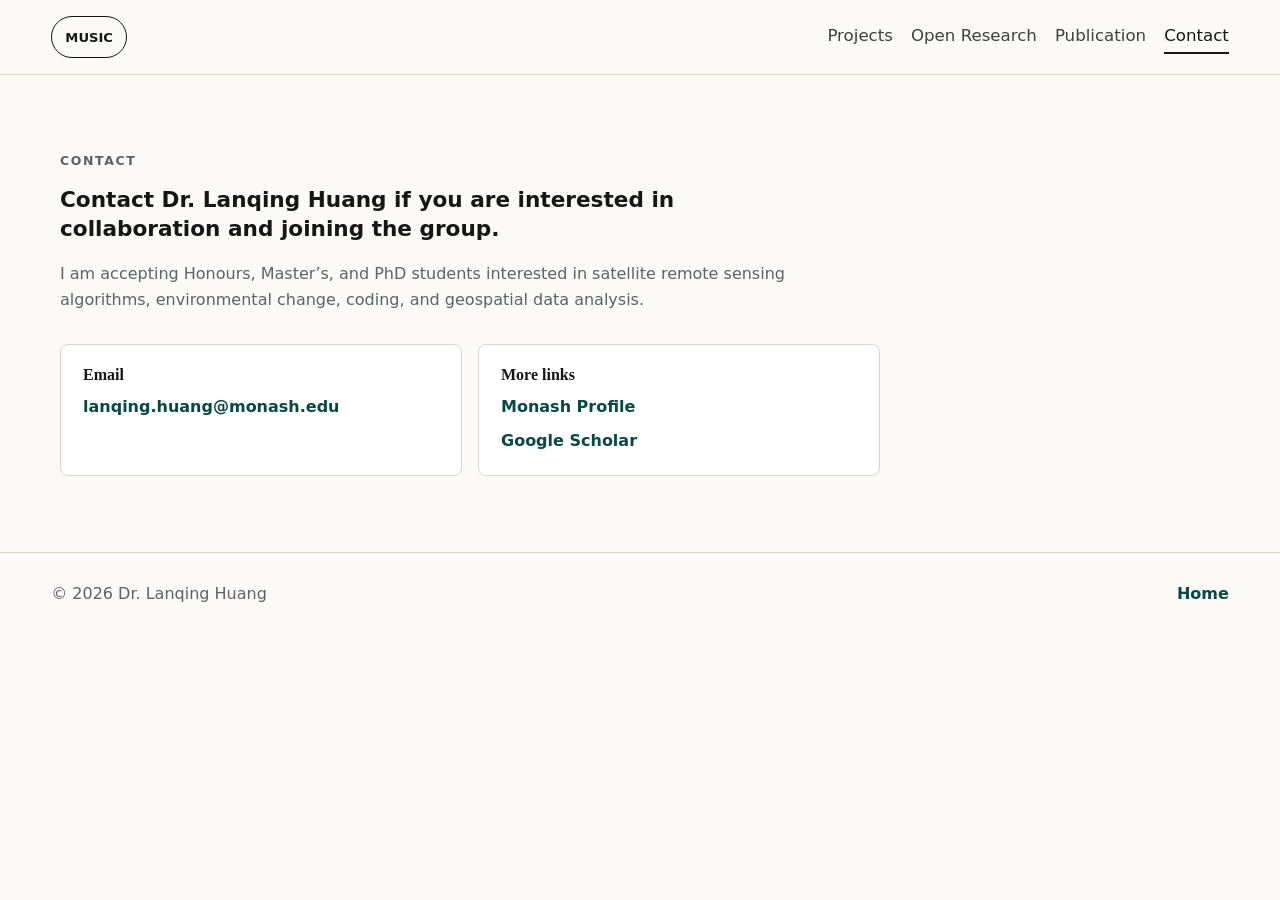
<file: contact.html>
<!doctype html>
<html lang="en">
  <head>
    <meta charset="utf-8">
    <meta name="viewport" content="width=device-width, initial-scale=1">
    <meta name="description" content="Contact Dr. Lanqing Huang.">
    <title>Contact | Dr. Lanqing Huang</title>
    <link rel="icon" href="favicon.svg" type="image/svg+xml">
    <link rel="stylesheet" href="styles.css">
  </head>
  <body>
    <header class="site-header" aria-label="Site header">
      <a class="brand" href="index.html" aria-label="MUSIC home">MUSIC</a>
      <nav class="nav" aria-label="Primary navigation">
        <a href="research.html">Projects</a>
        <a href="dataset.html">Open Research</a>
        <a href="publication.html">Publication</a>
        <a class="active" href="contact.html">Contact</a>
      </nav>
    </header>

    <main>
      <section class="section contact-section">
        <p class="section-kicker">Contact</p>
        <h1>Contact Dr. Lanqing Huang if you are interested in collaboration and joining the group.</h1>
        <p>
          I am accepting Honours, Master’s, and PhD students interested in satellite remote
          sensing algorithms, environmental change, coding, and geospatial data analysis.
        </p>
        <div class="contact-details" aria-label="Contact details and links">
          <article>
            <h2>Email</h2>
            <a href="mailto:lanqing.huang@monash.edu">lanqing.huang@monash.edu</a>
          </article>
          <article>
            <h2>More links</h2>
            <div class="link-list">
              <a href="https://research.monash.edu/en/persons/lanqing-huang/">Monash Profile</a>
              <a href="https://scholar.google.com/citations?user=xGE22sMAAAAJ&hl=en">Google Scholar</a>
            </div>
          </article>
        </div>
      </section>
    </main>

    <footer class="footer">
      <p>&copy; <span id="year"></span> Dr. Lanqing Huang</p>
      <a href="index.html">Home</a>
    </footer>

    <script src="script.js"></script>
  </body>
</html>
</file>
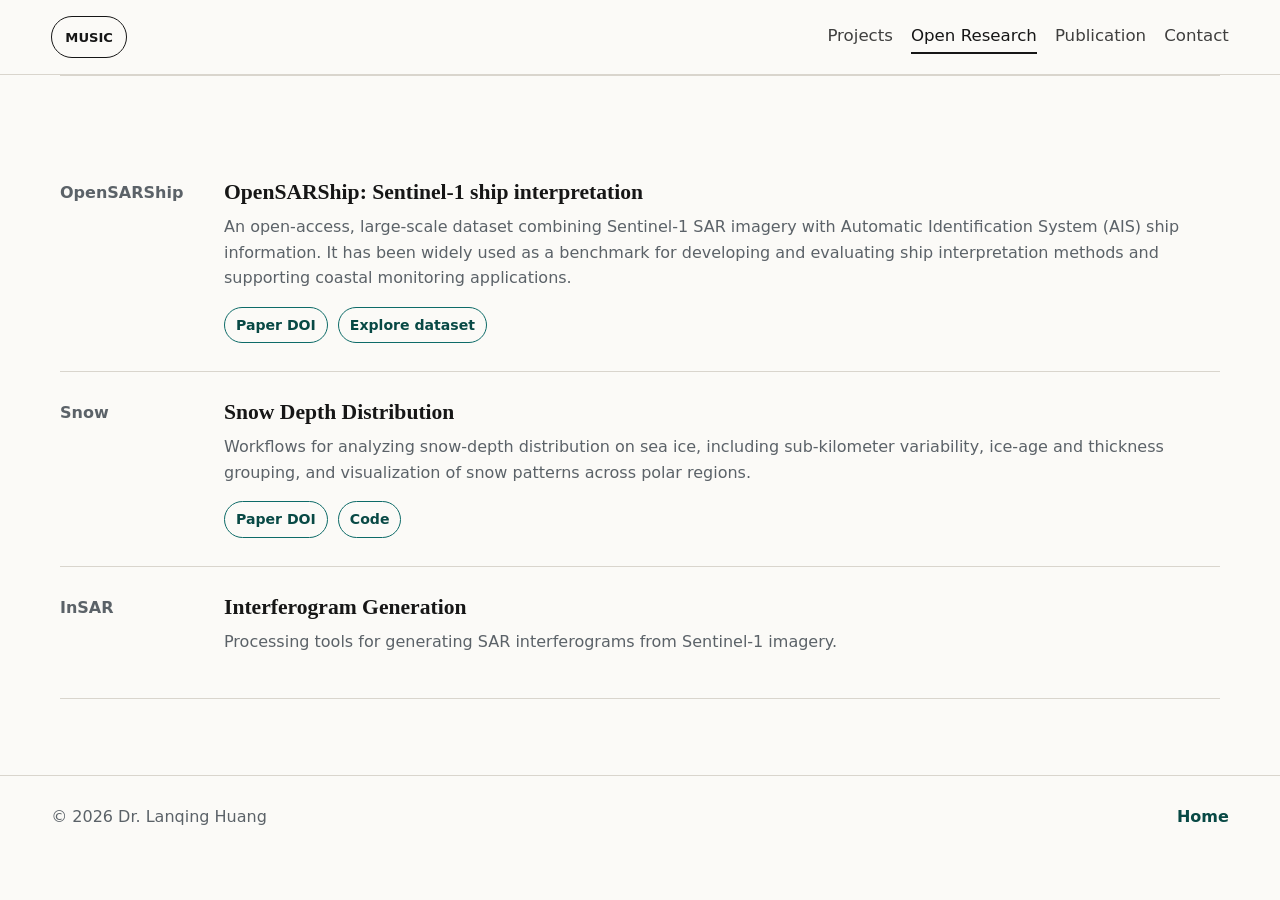
<file: dataset.html>
<!doctype html>
<html lang="en">
  <head>
    <meta charset="utf-8">
    <meta name="viewport" content="width=device-width, initial-scale=1">
    <meta name="description" content="Open research resources by Dr. Lanqing Huang.">
    <title>Open Research | Dr. Lanqing Huang</title>
    <link rel="icon" href="favicon.svg" type="image/svg+xml">
    <link rel="stylesheet" href="styles.css">
  </head>
  <body>
    <header class="site-header" aria-label="Site header">
      <a class="brand" href="index.html" aria-label="MUSIC home">MUSIC</a>
      <nav class="nav" aria-label="Primary navigation">
        <a href="research.html">Projects</a>
        <a class="active" href="dataset.html">Open Research</a>
        <a href="publication.html">Publication</a>
        <a href="contact.html">Contact</a>
      </nav>
    </header>

    <main>
      <section class="section list-page">
        <article class="resource-row">
          <p class="pub-year">OpenSARShip</p>
          <div>
            <h2>OpenSARShip: Sentinel-1 ship interpretation</h2>
            <p>
              An open-access, large-scale dataset combining Sentinel-1 SAR imagery with
              Automatic Identification System (AIS) ship information. It has been widely used
              as a benchmark for developing and evaluating ship interpretation methods and
              supporting coastal monitoring applications.
            </p>
            <div class="pub-links">
              <a href="https://doi.org/10.1109/JSTARS.2017.2755672">Paper DOI</a>
              <a href="https://opensar.sjtu.edu.cn/project.html">Explore dataset</a>
            </div>
          </div>
        </article>
        <article class="resource-row">
          <p class="pub-year">Snow</p>
          <div>
            <h2>Snow Depth Distribution</h2>
            <p>
              Workflows for analyzing snow-depth distribution on sea ice, including
              sub-kilometer variability, ice-age and thickness grouping, and visualization
              of snow patterns across polar regions.
            </p>
            <div class="pub-links">
              <a href="https://doi.org/10.5194/tc-20-2825-2026">Paper DOI</a>
              <a href="https://doi.org/10.5281/zenodo.20131539">Code</a>
            </div>
          </div>
        </article>
        <article class="resource-row">
          <p class="pub-year">InSAR</p>
          <div>
            <h2>Interferogram Generation</h2>
            <p>Processing tools for generating SAR interferograms from Sentinel-1 imagery.</p>
          </div>
        </article>
      </section>
    </main>

    <footer class="footer">
      <p>&copy; <span id="year"></span> Dr. Lanqing Huang</p>
      <a href="index.html">Home</a>
    </footer>

    <script src="script.js"></script>
  </body>
</html>
</file>
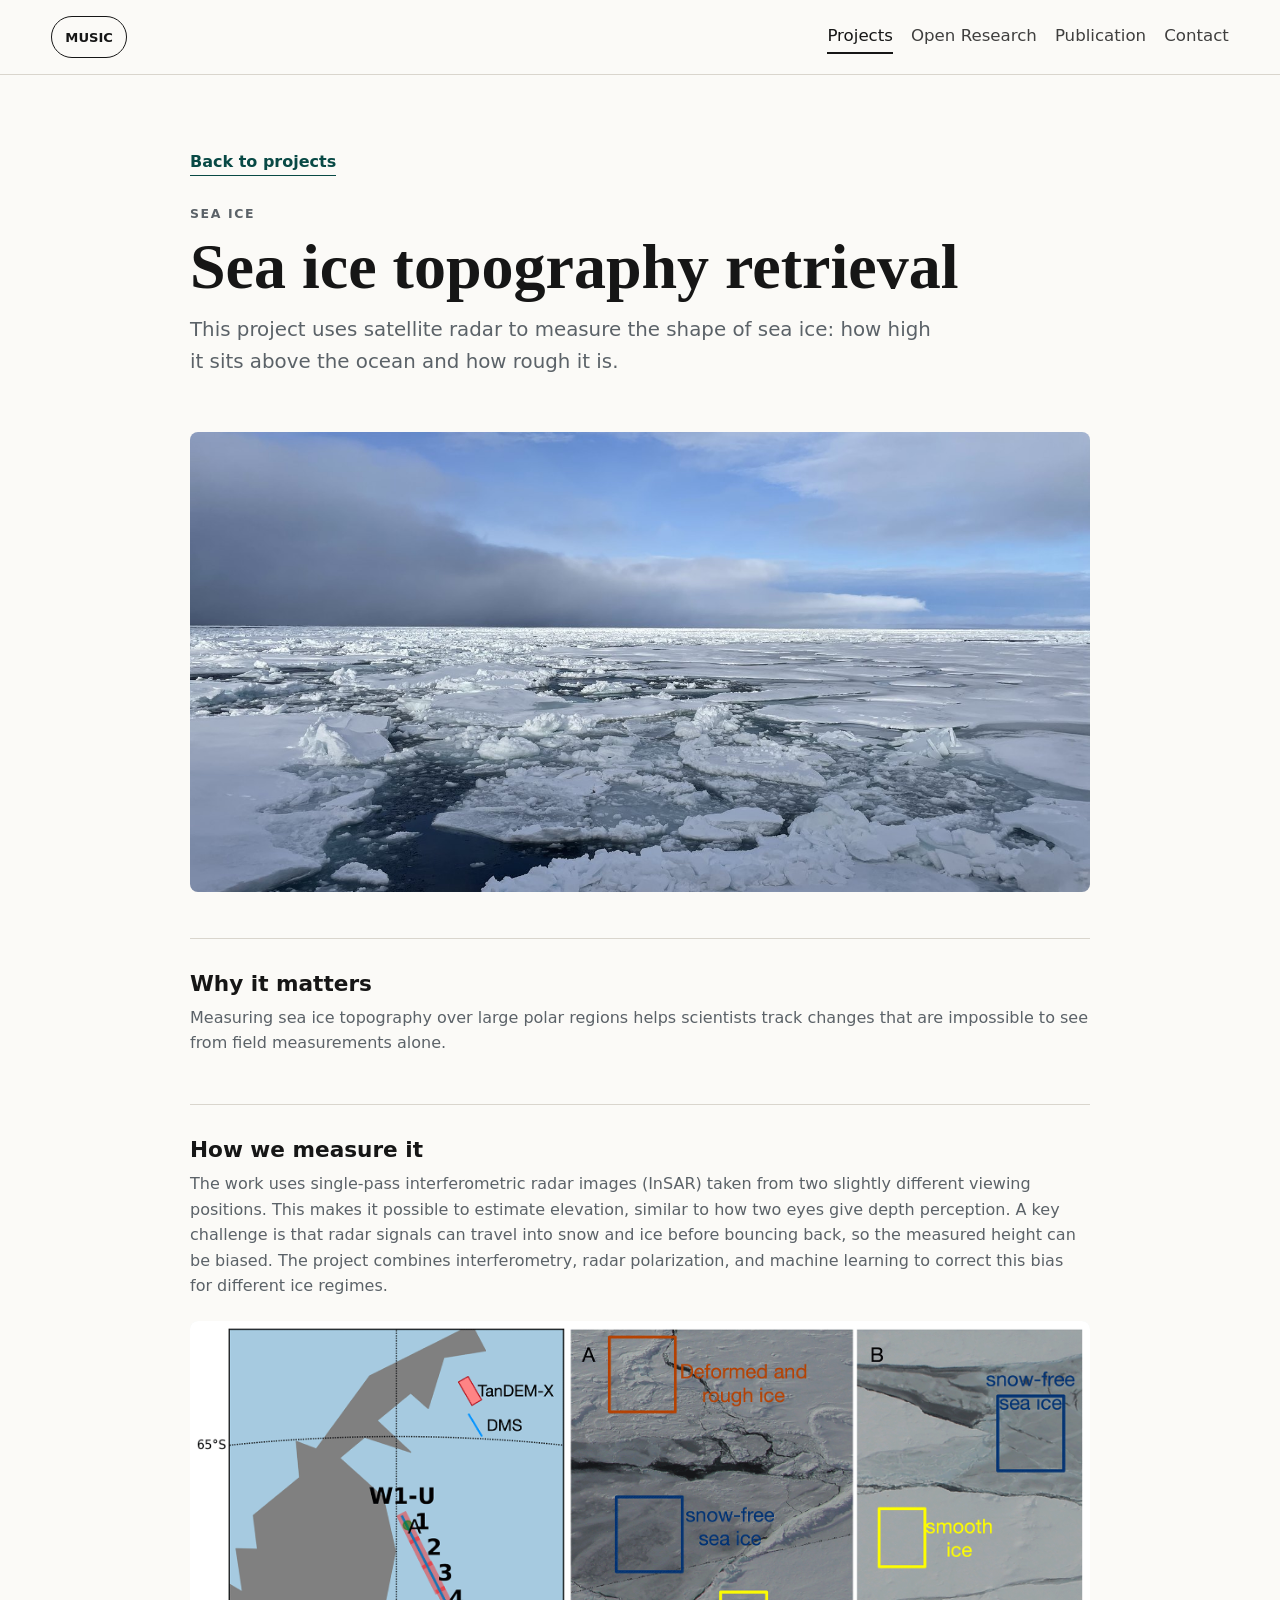
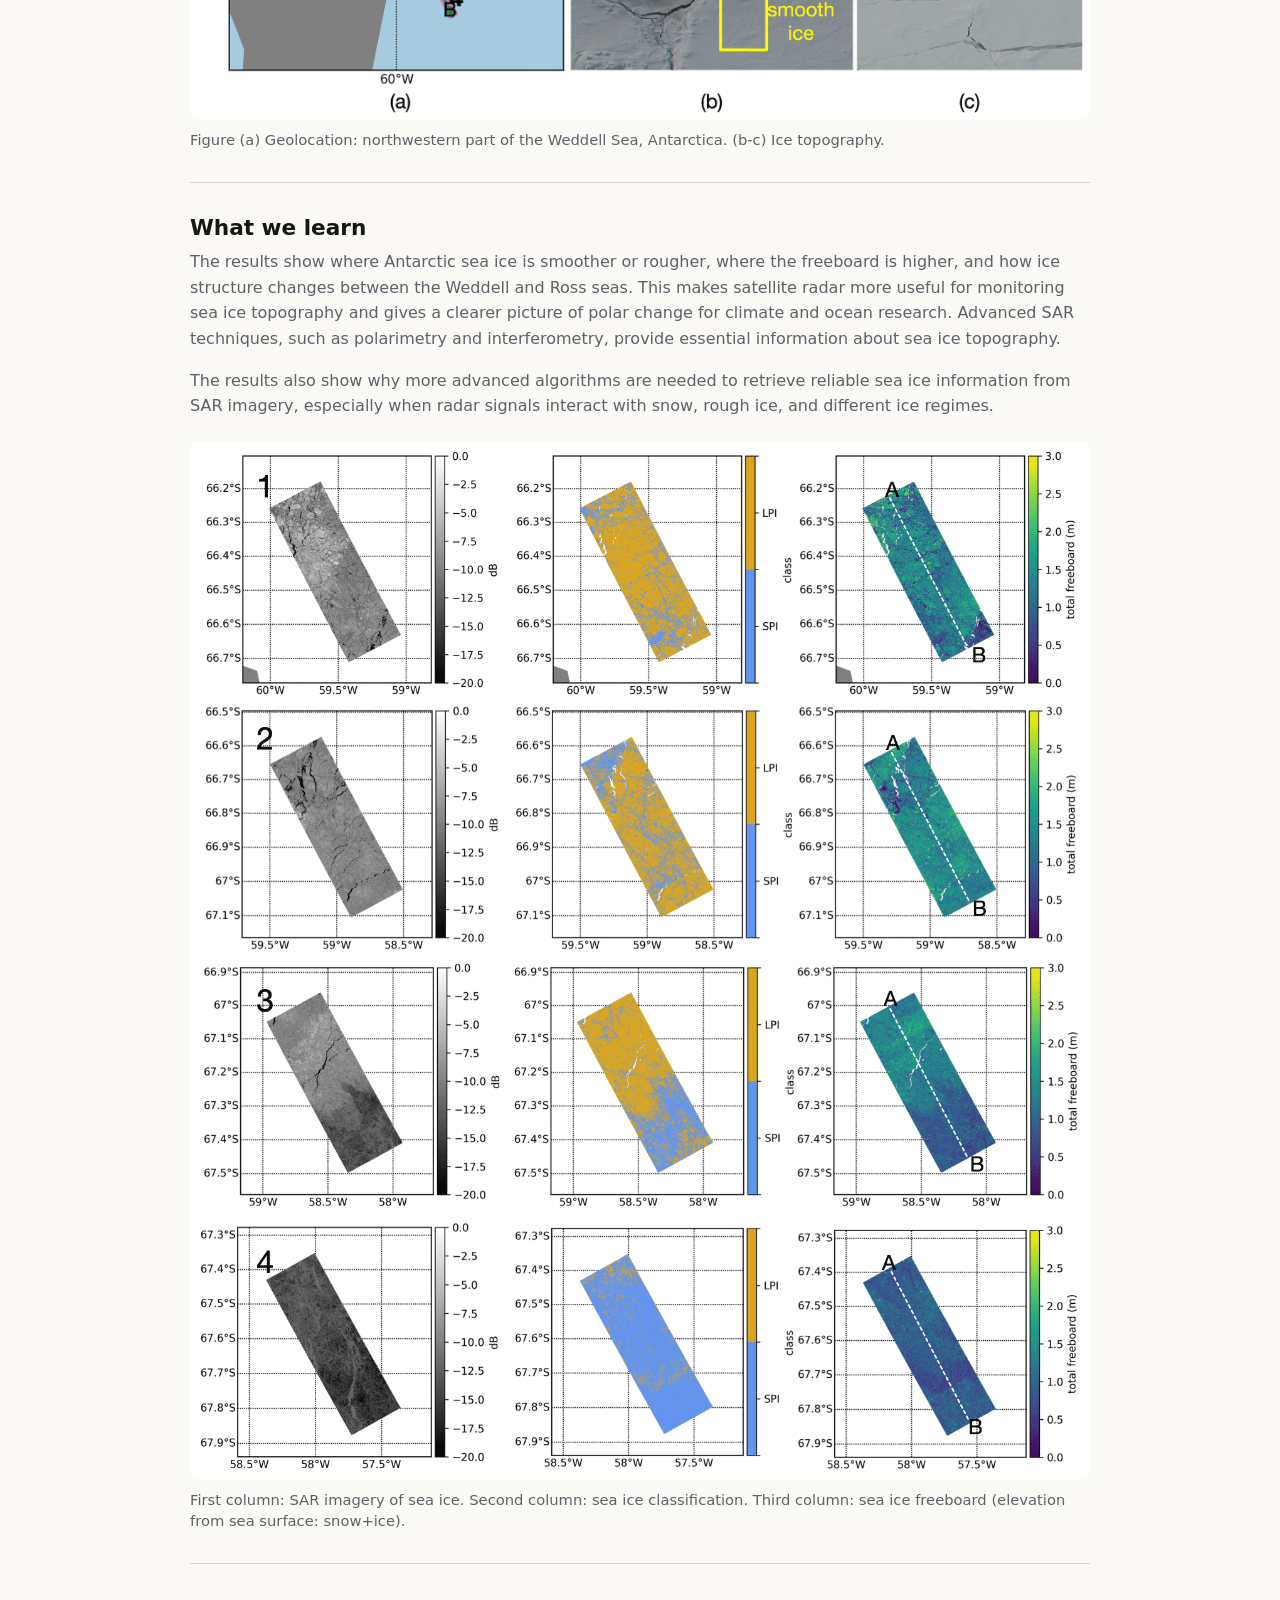
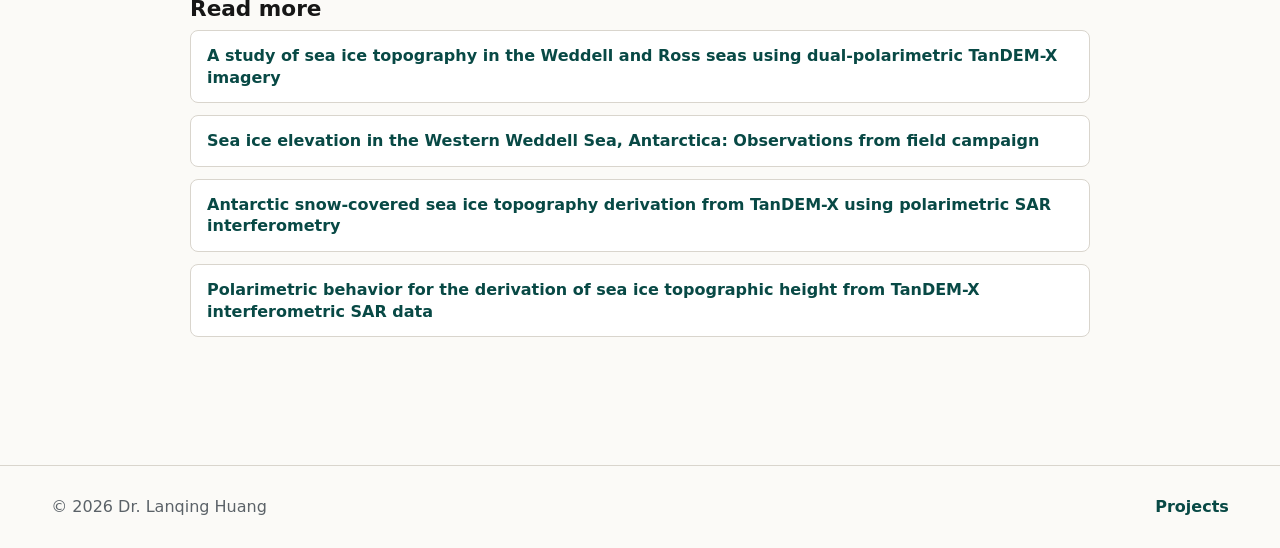
<file: project-1.html>
<!doctype html>
<html lang="en">
  <head>
    <meta charset="utf-8">
    <meta name="viewport" content="width=device-width, initial-scale=1">
    <meta name="description" content="Sea ice research by Dr. Lanqing Huang.">
    <title>Sea ice topography retrieval | Dr. Lanqing Huang</title>
    <link rel="icon" href="favicon.svg" type="image/svg+xml">
    <link rel="stylesheet" href="styles.css">
  </head>
  <body>
    <header class="site-header" aria-label="Site header">
      <a class="brand" href="index.html" aria-label="MUSIC home">MUSIC</a>
      <nav class="nav" aria-label="Primary navigation">
        <a class="active" href="research.html">Projects</a>
        <a href="dataset.html">Open Research</a>
        <a href="publication.html">Publication</a>
        <a href="contact.html">Contact</a>
      </nav>
    </header>

    <main>
      <article class="project-detail">
        <a class="back-link" href="research.html">Back to projects</a>
        <p class="section-kicker">sea ice</p>
        <h1>Sea ice topography retrieval</h1>
        <p class="lead">
          This project uses satellite radar to measure the shape of sea ice: how high it
          sits above the ocean and how rough it is.
        </p>

        <figure class="project-figure">
          <img src="projects/seaice-thumb.jpg" alt="Sea ice surface used as the thumbnail for the sea ice project">
        </figure>

        <section>
          <h2>Why it matters</h2>
          <p>
            Measuring sea ice topography over large polar regions helps scientists track
            changes that are impossible to see from field measurements alone.
          </p>
        </section>

        <section>
          <h2>How we measure it</h2>
          <p>
            The work uses single-pass interferometric radar images (InSAR) taken from two
            slightly different viewing positions. This makes it possible to estimate elevation,
            similar to how two eyes give depth perception. A key challenge is that radar signals
            can travel into snow and ice before bouncing back, so the measured height can be
            biased. The project combines interferometry, radar polarization, and machine
            learning to correct this bias for different ice regimes.
          </p>
          <figure class="project-figure inline">
            <img src="projects/ice_type.png" alt="Sea ice regime classification used for topography retrieval">
            <figcaption>Figure (a) Geolocation: northwestern part of the Weddell Sea, Antarctica. (b-c) Ice topography.</figcaption>
          </figure>
        </section>

        <section>
          <h2>What we learn</h2>
          <p>
            The results show where Antarctic sea ice is smoother or rougher, where the freeboard
            is higher, and how ice structure changes between the Weddell and Ross seas. This
            makes satellite radar more useful for monitoring sea ice topography and gives a
            clearer picture of polar change for climate and ocean research. Advanced SAR
            techniques, such as polarimetry and interferometry, provide essential information
            about sea ice topography.
          </p>
          <p>
            The results also show why more advanced algorithms are needed to retrieve reliable
            sea ice information from SAR imagery, especially when radar signals interact with
            snow, rough ice, and different ice regimes.
          </p>
          <figure class="project-figure inline">
            <img src="projects/sea_ice_elev_result.png" alt="Sea ice elevation retrieval result">
            <figcaption>First column: SAR imagery of sea ice. Second column: sea ice classification. Third column: sea ice freeboard (elevation from sea surface: snow+ice).</figcaption>
          </figure>
        </section>

        <section>
          <h2>Read more</h2>
          <div class="read-more-list">
            <a href="https://doi.org/10.5194/tc-18-3117-2024">
              A study of sea ice topography in the Weddell and Ross seas using dual-polarimetric TanDEM-X imagery
            </a>
            <a href="https://doi.org/10.1029/2022EA002472">
              Sea ice elevation in the Western Weddell Sea, Antarctica: Observations from field campaign
            </a>
            <a href="https://doi.org/10.5194/tc-15-5323-2021">
              Antarctic snow-covered sea ice topography derivation from TanDEM-X using polarimetric SAR interferometry
            </a>
            <a href="https://doi.org/10.1109/JSTARS.2020.3036395">
              Polarimetric behavior for the derivation of sea ice topographic height from TanDEM-X interferometric SAR data
            </a>
          </div>
        </section>
      </article>
    </main>

    <footer class="footer">
      <p>&copy; <span id="year"></span> Dr. Lanqing Huang</p>
      <a href="research.html">Projects</a>
    </footer>

    <script src="script.js"></script>
  </body>
</html>
</file>
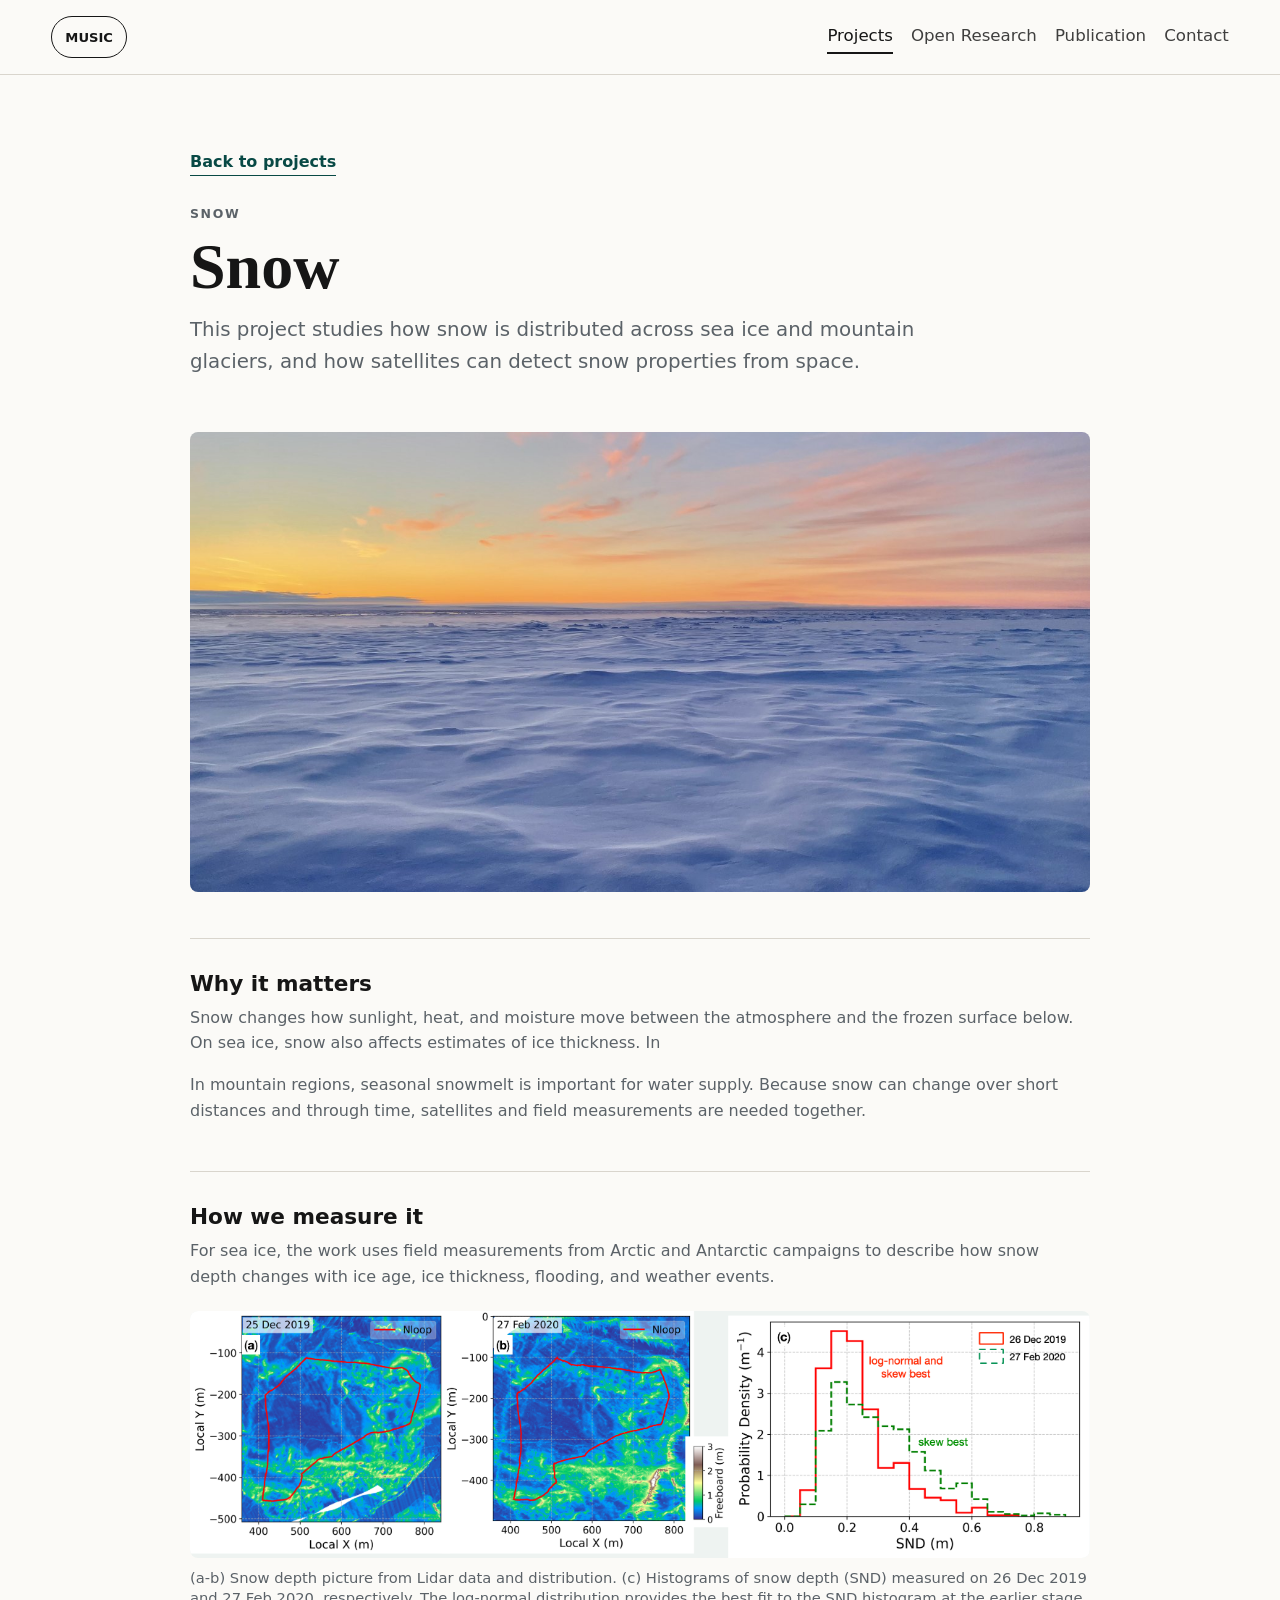
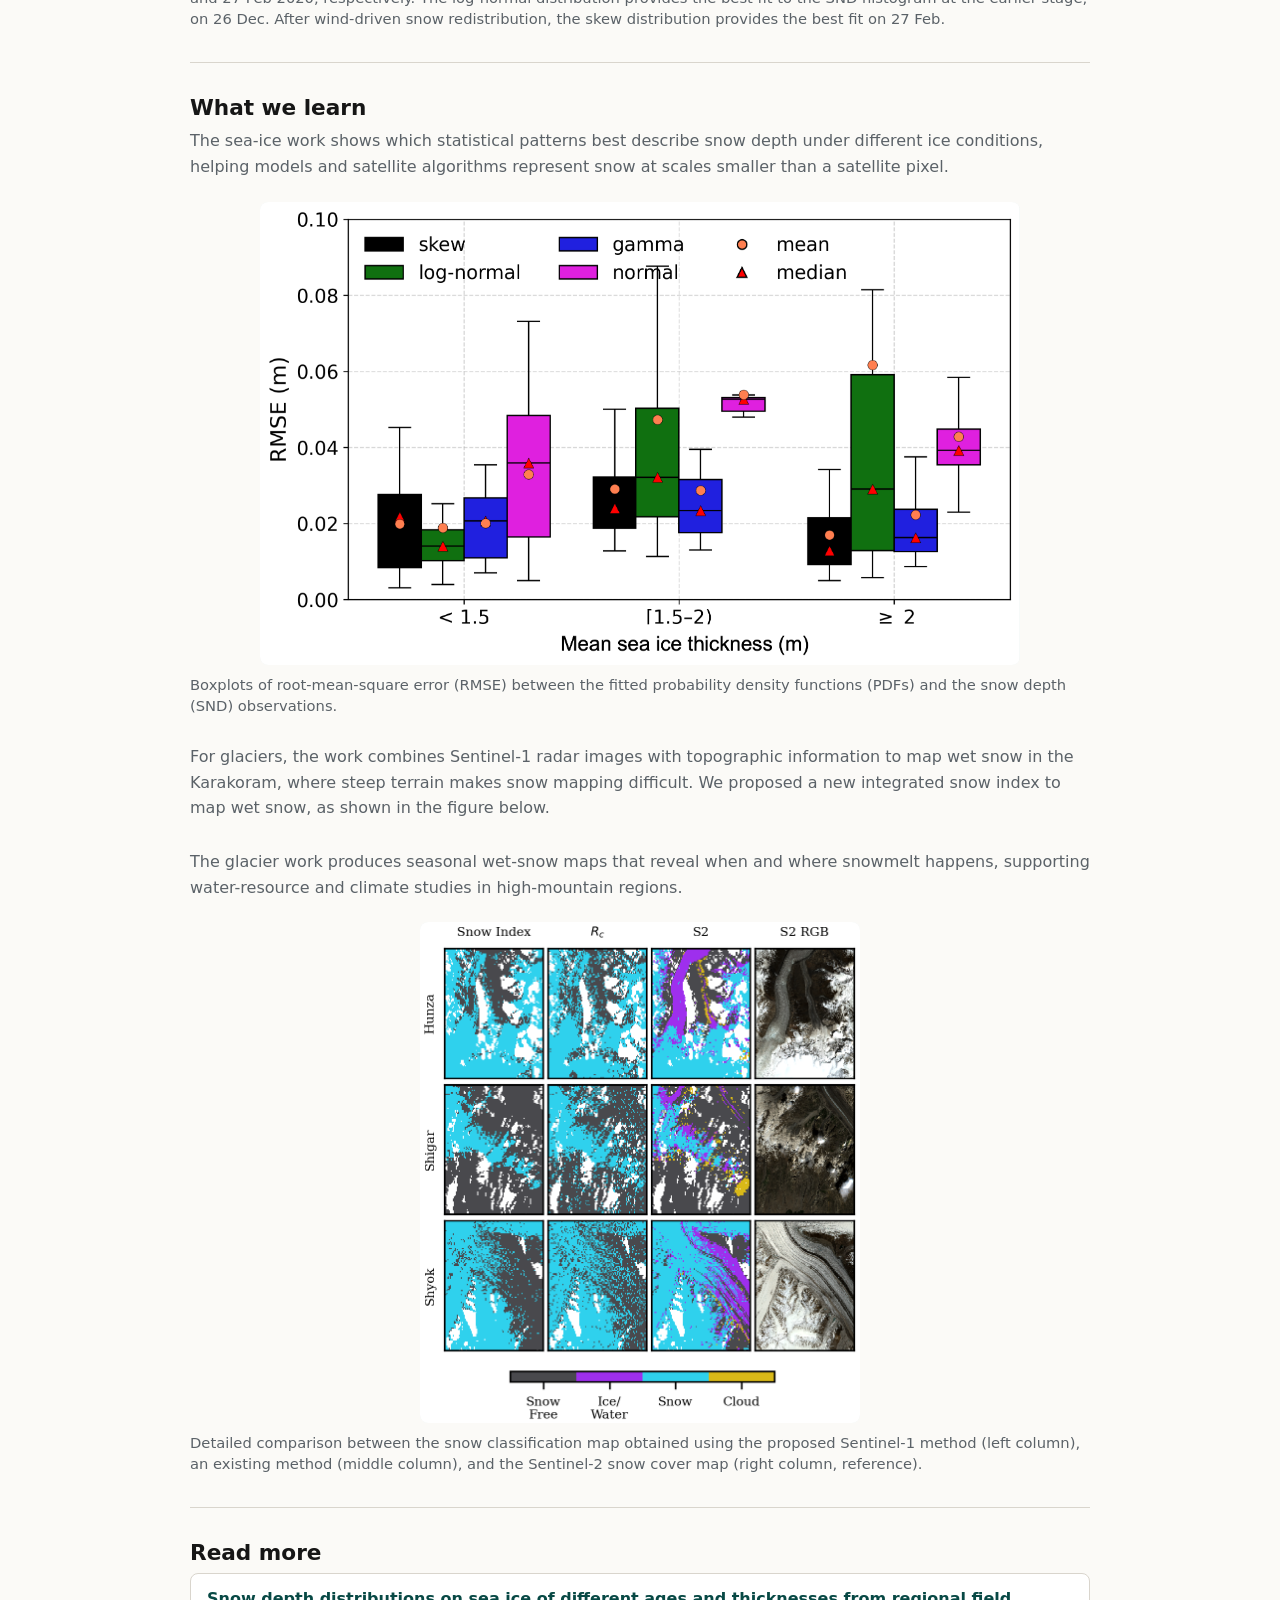
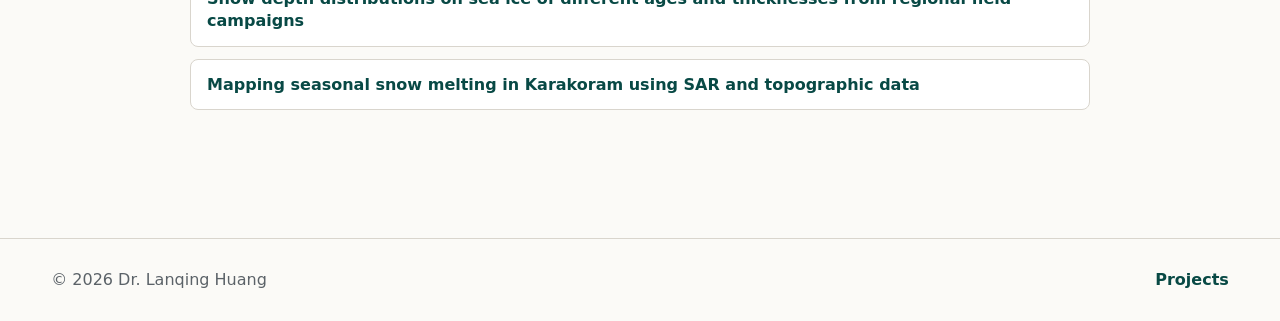
<file: project-2.html>
<!doctype html>
<html lang="en">
  <head>
    <meta charset="utf-8">
    <meta name="viewport" content="width=device-width, initial-scale=1">
    <meta name="description" content="Snow remote-sensing research by Dr. Lanqing Huang.">
    <title>Snow | Dr. Lanqing Huang</title>
    <link rel="icon" href="favicon.svg" type="image/svg+xml">
    <link rel="stylesheet" href="styles.css">
  </head>
  <body>
    <header class="site-header" aria-label="Site header">
      <a class="brand" href="index.html" aria-label="MUSIC home">MUSIC</a>
      <nav class="nav" aria-label="Primary navigation">
        <a class="active" href="research.html">Projects</a>
        <a href="dataset.html">Open Research</a>
        <a href="publication.html">Publication</a>
        <a href="contact.html">Contact</a>
      </nav>
    </header>

    <main>
      <article class="project-detail">
        <a class="back-link" href="research.html">Back to projects</a>
        <p class="section-kicker">snow</p>
        <h1>Snow</h1>
        <p class="lead">
          This project studies how snow is distributed across sea ice and mountain glaciers,
          and how satellites can detect snow properties from space.
        </p>

        <figure class="project-figure">
          <img src="projects/snow-thumb.jpg" alt="Snow surface used as the thumbnail for the snow project">
        </figure>

        <section>
          <h2>Why it matters</h2>
          <p>
            Snow changes how sunlight, heat, and moisture move between the atmosphere and the
            frozen surface below. On sea ice, snow also affects estimates of ice thickness. In
          </p>
          <p>
            In mountain regions, seasonal snowmelt is important for water supply. Because snow
            can change over short distances and through time, satellites and field measurements
            are needed together.
          </p>
        </section>

        <section>
          <h2>How we measure it</h2>
          <p>
            For sea ice, the work uses field measurements from Arctic and Antarctic campaigns
            to describe how snow depth changes with ice age, ice thickness, flooding, and
            weather events.
          </p>
          <figure class="project-figure inline">
            <img src="projects/snowdistribution.png" alt="Snow depth distribution observations across different sea ice conditions">
            <figcaption>(a-b) Snow depth picture from Lidar data and distribution. (c) Histograms of snow depth (SND) measured on 26 Dec 2019 and 27 Feb 2020, respectively. The log-normal distribution provides the best fit to the SND histogram at the earlier stage, on 26 Dec. After wind-driven snow redistribution, the skew distribution provides the best fit on 27 Feb.</figcaption>
          </figure>
        </section>

        <section>
          <h2>What we learn</h2>
          <p>
            The sea-ice work shows which statistical patterns best describe snow depth under
            different ice conditions, helping models and satellite algorithms represent snow at
            scales smaller than a satellite pixel.
          </p>
          <figure class="project-figure inline narrow">
            <img src="projects/snowstis.png" alt="Statistical analysis of snow depth distribution on sea ice">
            <figcaption>Boxplots of root-mean-square error (RMSE) between the fitted probability density functions (PDFs) and the snow depth (SND) observations.</figcaption>
          </figure>
          <p class="section-spacer">
            For glaciers, the work combines Sentinel-1 radar images with topographic information
            to map wet snow in the Karakoram, where steep terrain makes snow mapping difficult.
            We proposed a new integrated snow index to map wet snow, as shown in the figure below.
          </p>
          <p class="section-spacer">
            The glacier work produces seasonal wet-snow maps that reveal when and where snowmelt
            happens, supporting water-resource and climate studies in high-mountain regions.
          </p>
          <figure class="project-figure inline compact">
            <img src="projects/wetsnowmapping.png" alt="Wet snow mapping in the Karakoram using Sentinel-1 SAR and topographic data">
            <figcaption>Detailed comparison between the snow classification map obtained using the proposed Sentinel-1 method (left column), an existing method (middle column), and the Sentinel-2 snow cover map (right column, reference).</figcaption>
          </figure>
        </section>

        <section>
          <h2>Read more</h2>
          <div class="read-more-list">
            <a href="https://scholar.google.com/citations?view_op=view_citation&amp;hl=en&amp;user=xGE22sMAAAAJ&amp;sortby=pubdate&amp;citation_for_view=xGE22sMAAAAJ:Wp0gIr-vW9MC">
              Snow depth distributions on sea ice of different ages and thicknesses from regional field campaigns
            </a>
            <a href="https://doi.org/10.5194/tc-19-1621-2025">
              Mapping seasonal snow melting in Karakoram using SAR and topographic data
            </a>
          </div>
        </section>
      </article>
    </main>

    <footer class="footer">
      <p>&copy; <span id="year"></span> Dr. Lanqing Huang</p>
      <a href="research.html">Projects</a>
    </footer>

    <script src="script.js"></script>
  </body>
</html>
</file>
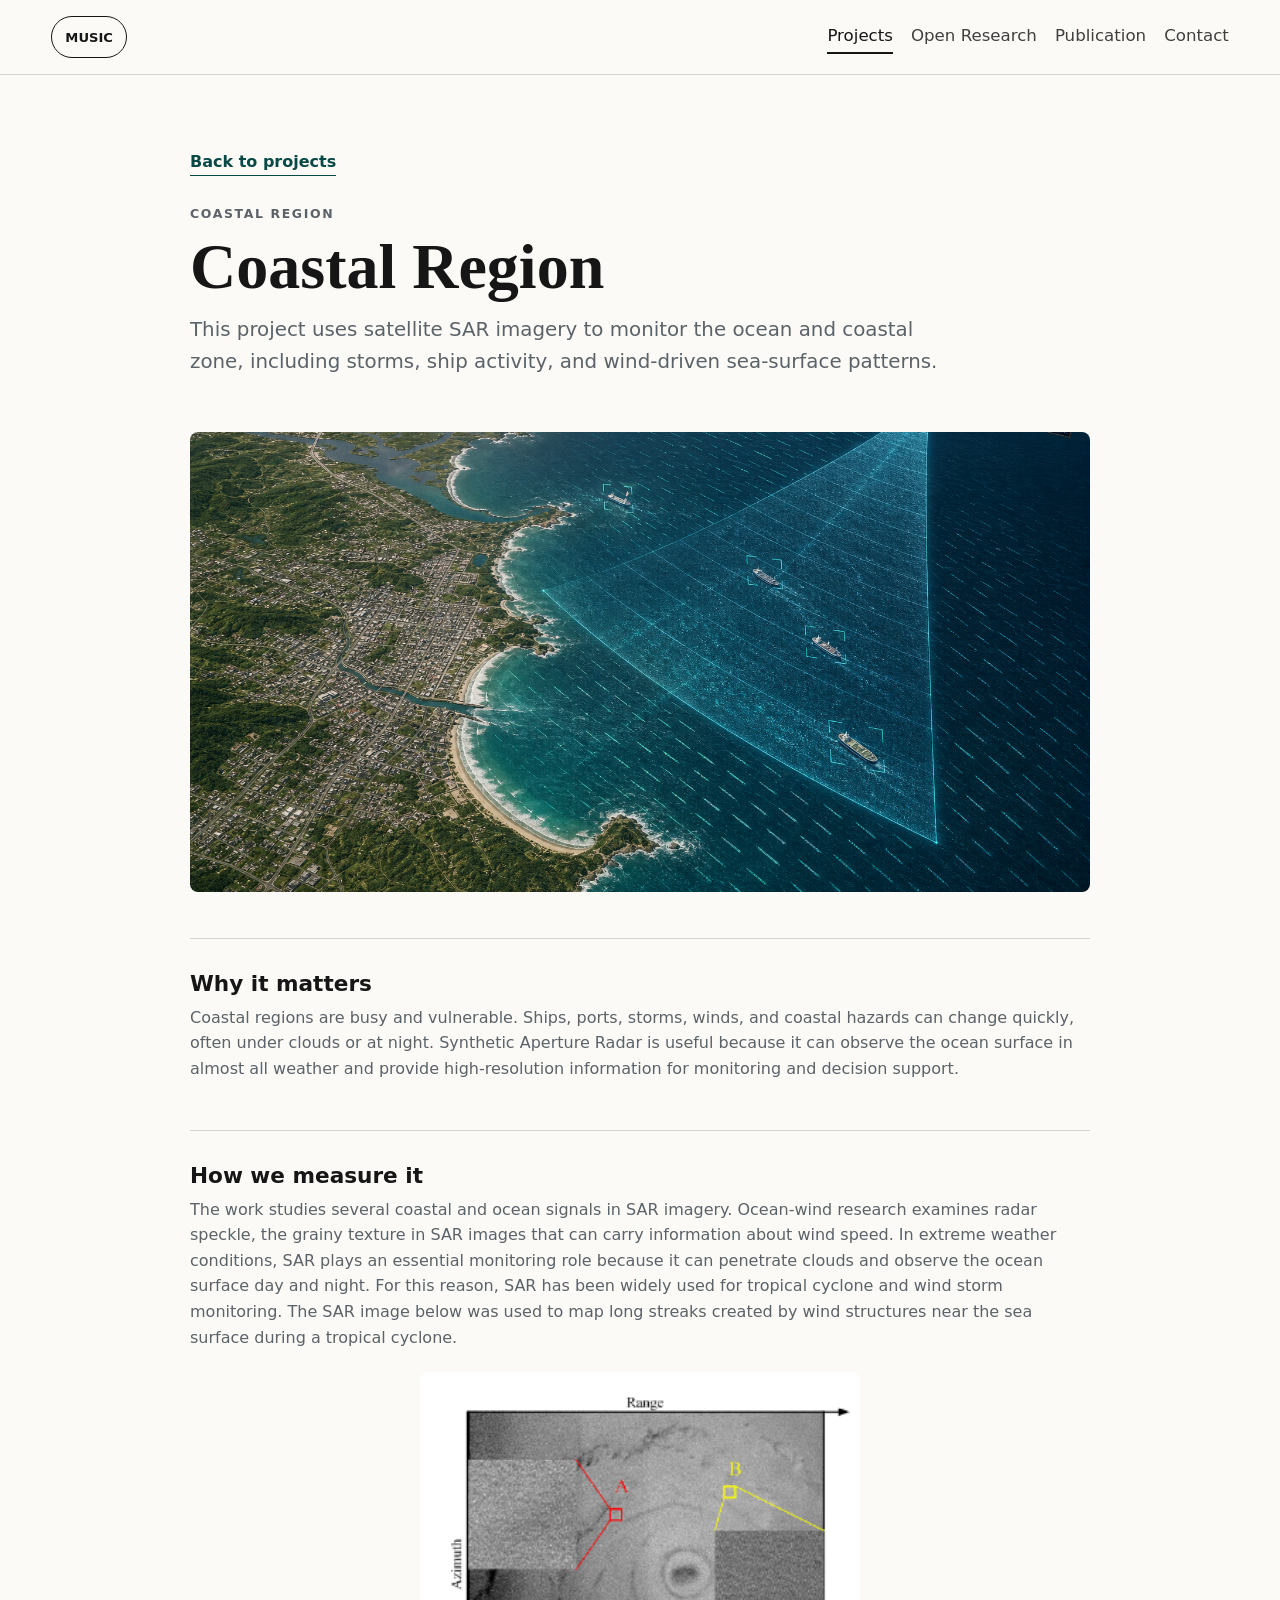
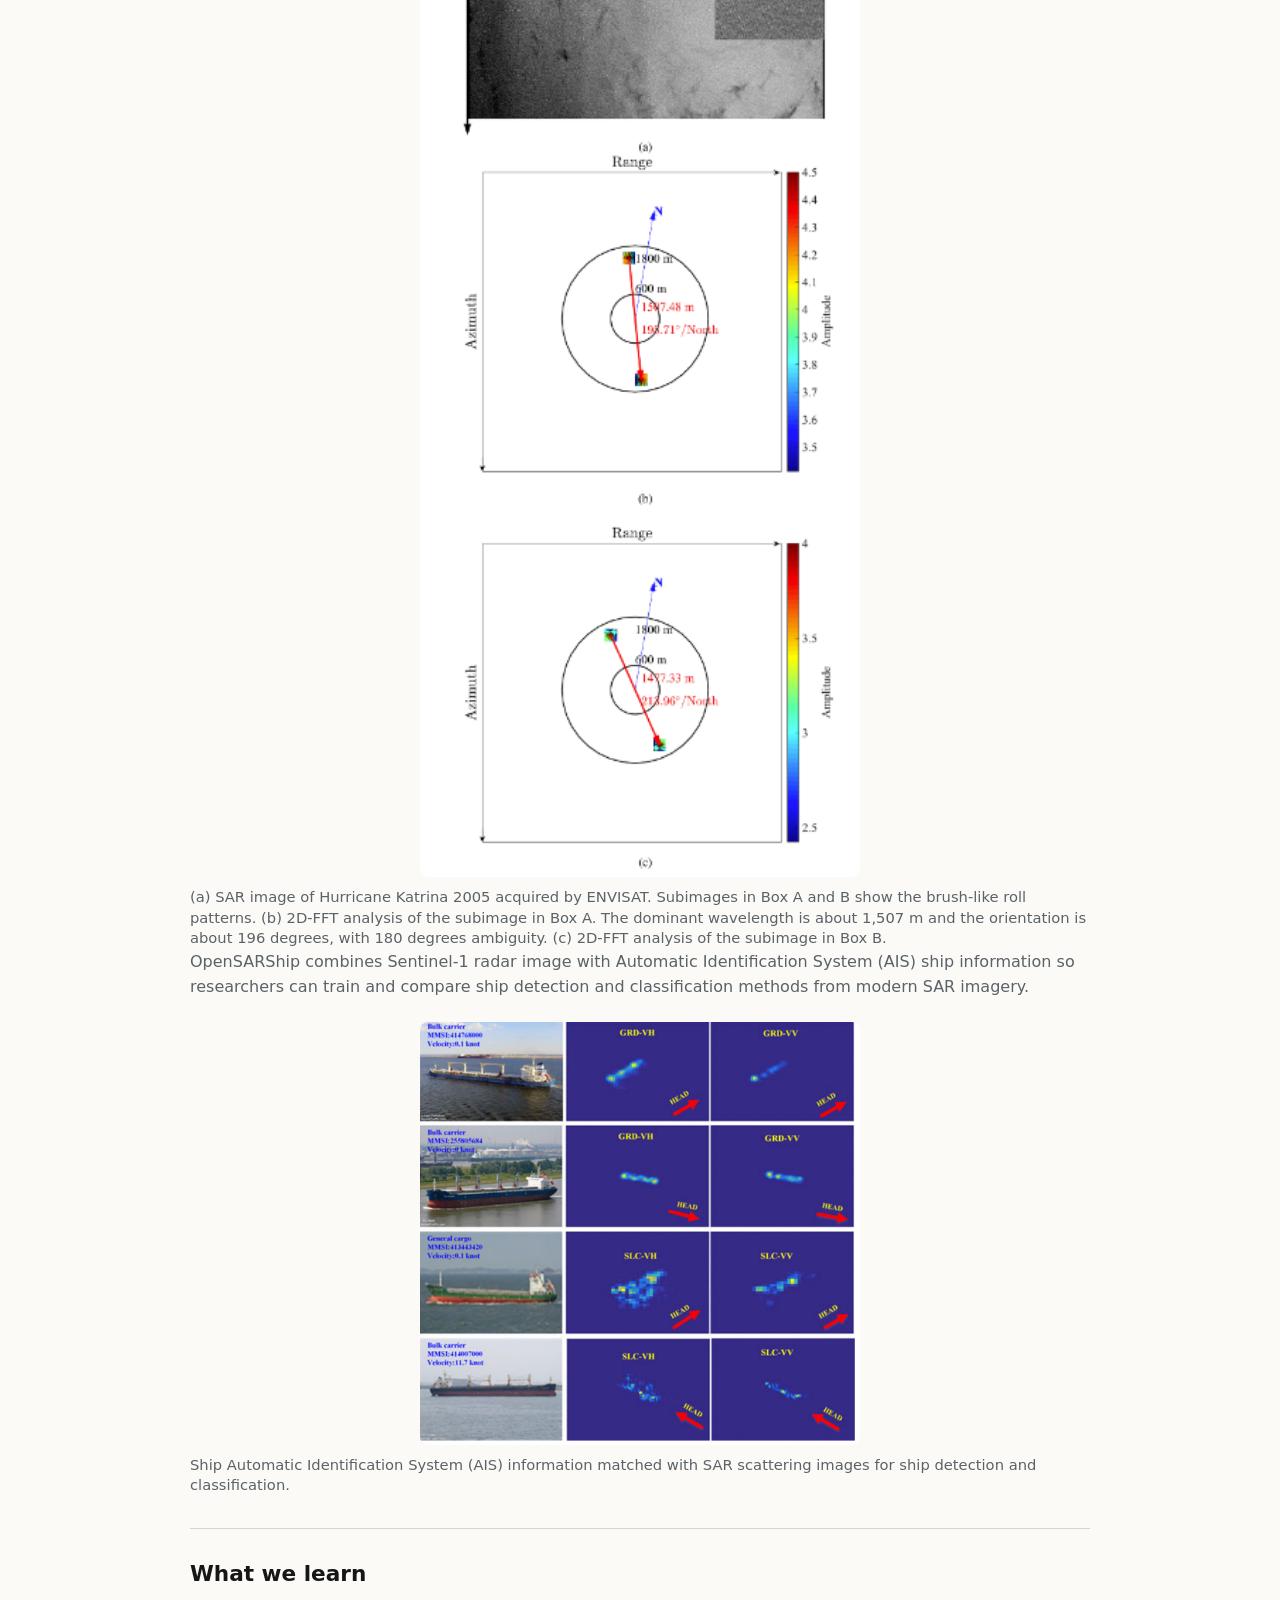
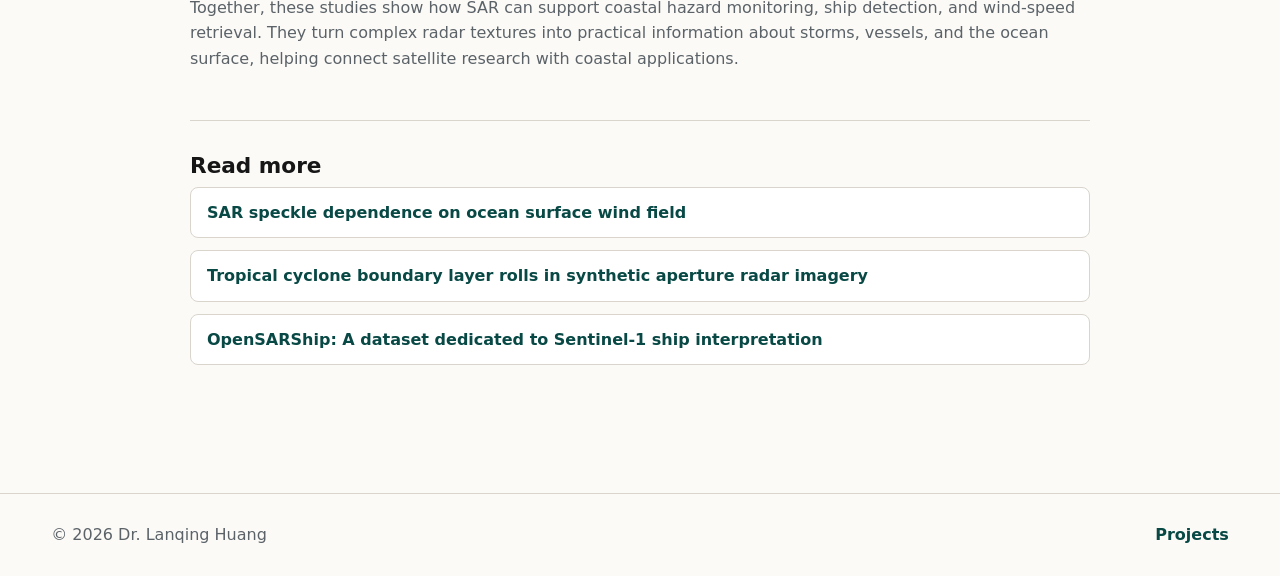
<file: project-3.html>
<!doctype html>
<html lang="en">
  <head>
    <meta charset="utf-8">
    <meta name="viewport" content="width=device-width, initial-scale=1">
    <meta name="description" content="Coastal region remote-sensing research by Dr. Lanqing Huang.">
    <title>Coastal Region | Dr. Lanqing Huang</title>
    <link rel="icon" href="favicon.svg" type="image/svg+xml">
    <link rel="stylesheet" href="styles.css">
  </head>
  <body>
    <header class="site-header" aria-label="Site header">
      <a class="brand" href="index.html" aria-label="MUSIC home">MUSIC</a>
      <nav class="nav" aria-label="Primary navigation">
        <a class="active" href="research.html">Projects</a>
        <a href="dataset.html">Open Research</a>
        <a href="publication.html">Publication</a>
        <a href="contact.html">Contact</a>
      </nav>
    </header>

    <main>
      <article class="project-detail">
        <a class="back-link" href="research.html">Back to projects</a>
        <p class="section-kicker">coastal region</p>
        <h1>Coastal Region</h1>
        <p class="lead">
          This project uses satellite SAR imagery to monitor the ocean and coastal zone,
          including storms, ship activity, and wind-driven sea-surface patterns.
        </p>

        <figure class="project-figure">
          <img src="projects/coastal-region-thumb.png" alt="Satellite radar view of a coastal region and ships">
        </figure>

        <section>
          <h2>Why it matters</h2>
          <p>
            Coastal regions are busy and vulnerable. Ships, ports, storms, winds, and coastal
            hazards can change quickly, often under clouds or at night. Synthetic Aperture Radar
            is useful because it can observe the ocean surface in almost all weather and provide
            high-resolution information for monitoring and decision support.
          </p>
        </section>

        <section>
          <h2>How we measure it</h2>
          <p>
            The work studies several coastal and ocean signals in SAR imagery. Ocean-wind
            research examines radar speckle, the grainy texture in SAR images that can carry
            information about wind speed. In extreme weather conditions, SAR plays an essential
            monitoring role because it can penetrate clouds and observe the ocean surface day
            and night. For this reason, SAR has been widely used for tropical cyclone and wind
            storm monitoring. The SAR image below was used to map long streaks created by wind
            structures near the sea surface during a tropical cyclone.
          </p>
          <figure class="project-figure inline compact">
            <img src="projects/tc.png" alt="SAR image showing tropical cyclone boundary layer roll patterns">
            <figcaption>(a) SAR image of Hurricane Katrina 2005 acquired by ENVISAT. Subimages in Box A and B show the brush-like roll patterns. (b) 2D-FFT analysis of the subimage in Box A. The dominant wavelength is about 1,507 m and the orientation is about 196 degrees, with 180 degrees ambiguity. (c) 2D-FFT analysis of the subimage in Box B.</figcaption>
          </figure>
          <p>
            OpenSARShip combines Sentinel-1 radar image with Automatic Identification System
            (AIS) ship information so researchers can train and compare ship detection and
            classification methods from modern SAR imagery.
          </p>
          <figure class="project-figure inline compact">
            <img src="projects/ship.png" alt="OpenSARShip examples of Sentinel-1 ship interpretation">
            <figcaption>Ship Automatic Identification System (AIS) information matched with SAR scattering images for ship detection and classification.</figcaption>
          </figure>
        </section>

        <section>
          <h2>What we learn</h2>
          <p>
            Together, these studies show how SAR can support coastal hazard monitoring, ship
            detection, and wind-speed retrieval. They turn complex radar textures into practical
            information about storms, vessels, and the ocean surface, helping connect satellite
            research with coastal applications.
          </p>
        </section>

        <section>
          <h2>Read more</h2>
          <div class="read-more-list">
            <a href="https://doi.org/10.1109/TGRS.2019.2899491">
              SAR speckle dependence on ocean surface wind field
            </a>
            <a href="https://doi.org/10.1029/2018JC013755">
              Tropical cyclone boundary layer rolls in synthetic aperture radar imagery
            </a>
            <a href="https://doi.org/10.1109/JSTARS.2017.2755672">
              OpenSARShip: A dataset dedicated to Sentinel-1 ship interpretation
            </a>
          </div>
        </section>
      </article>
    </main>

    <footer class="footer">
      <p>&copy; <span id="year"></span> Dr. Lanqing Huang</p>
      <a href="research.html">Projects</a>
    </footer>

    <script src="script.js"></script>
  </body>
</html>
</file>
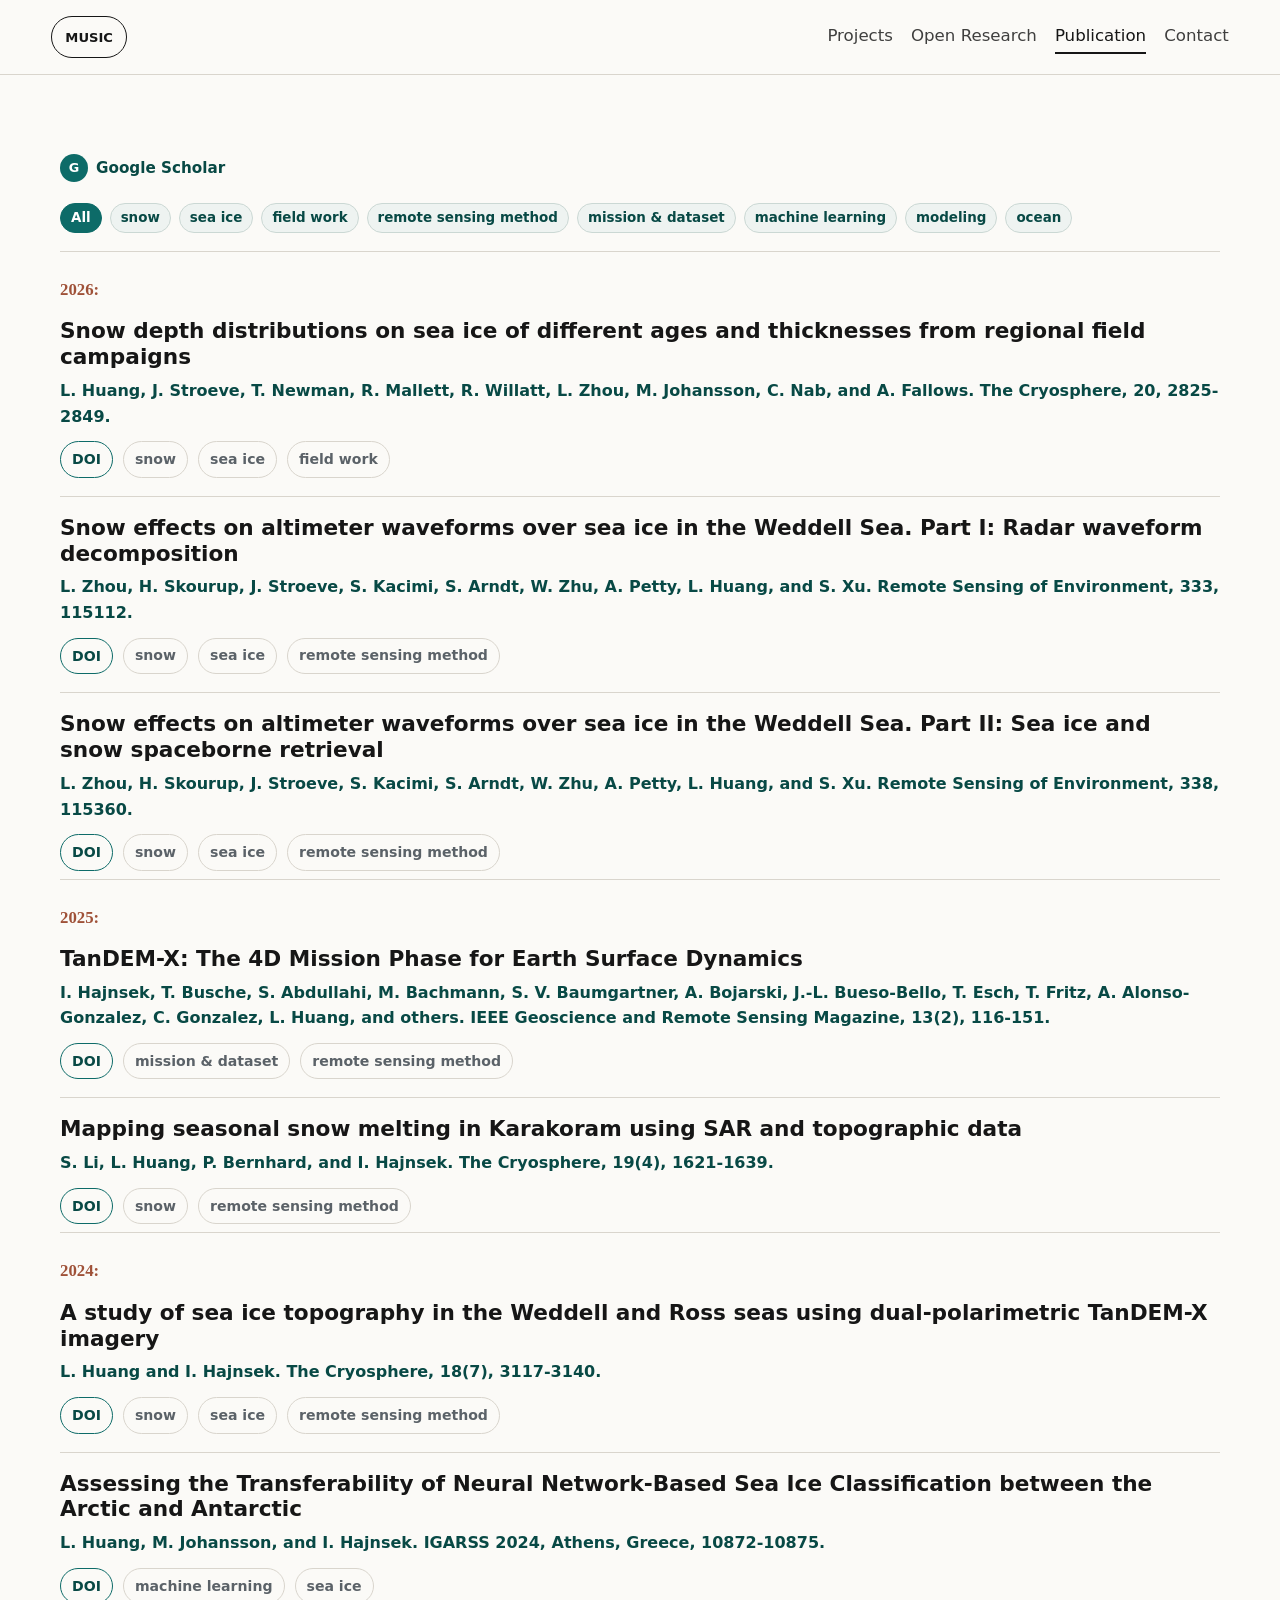
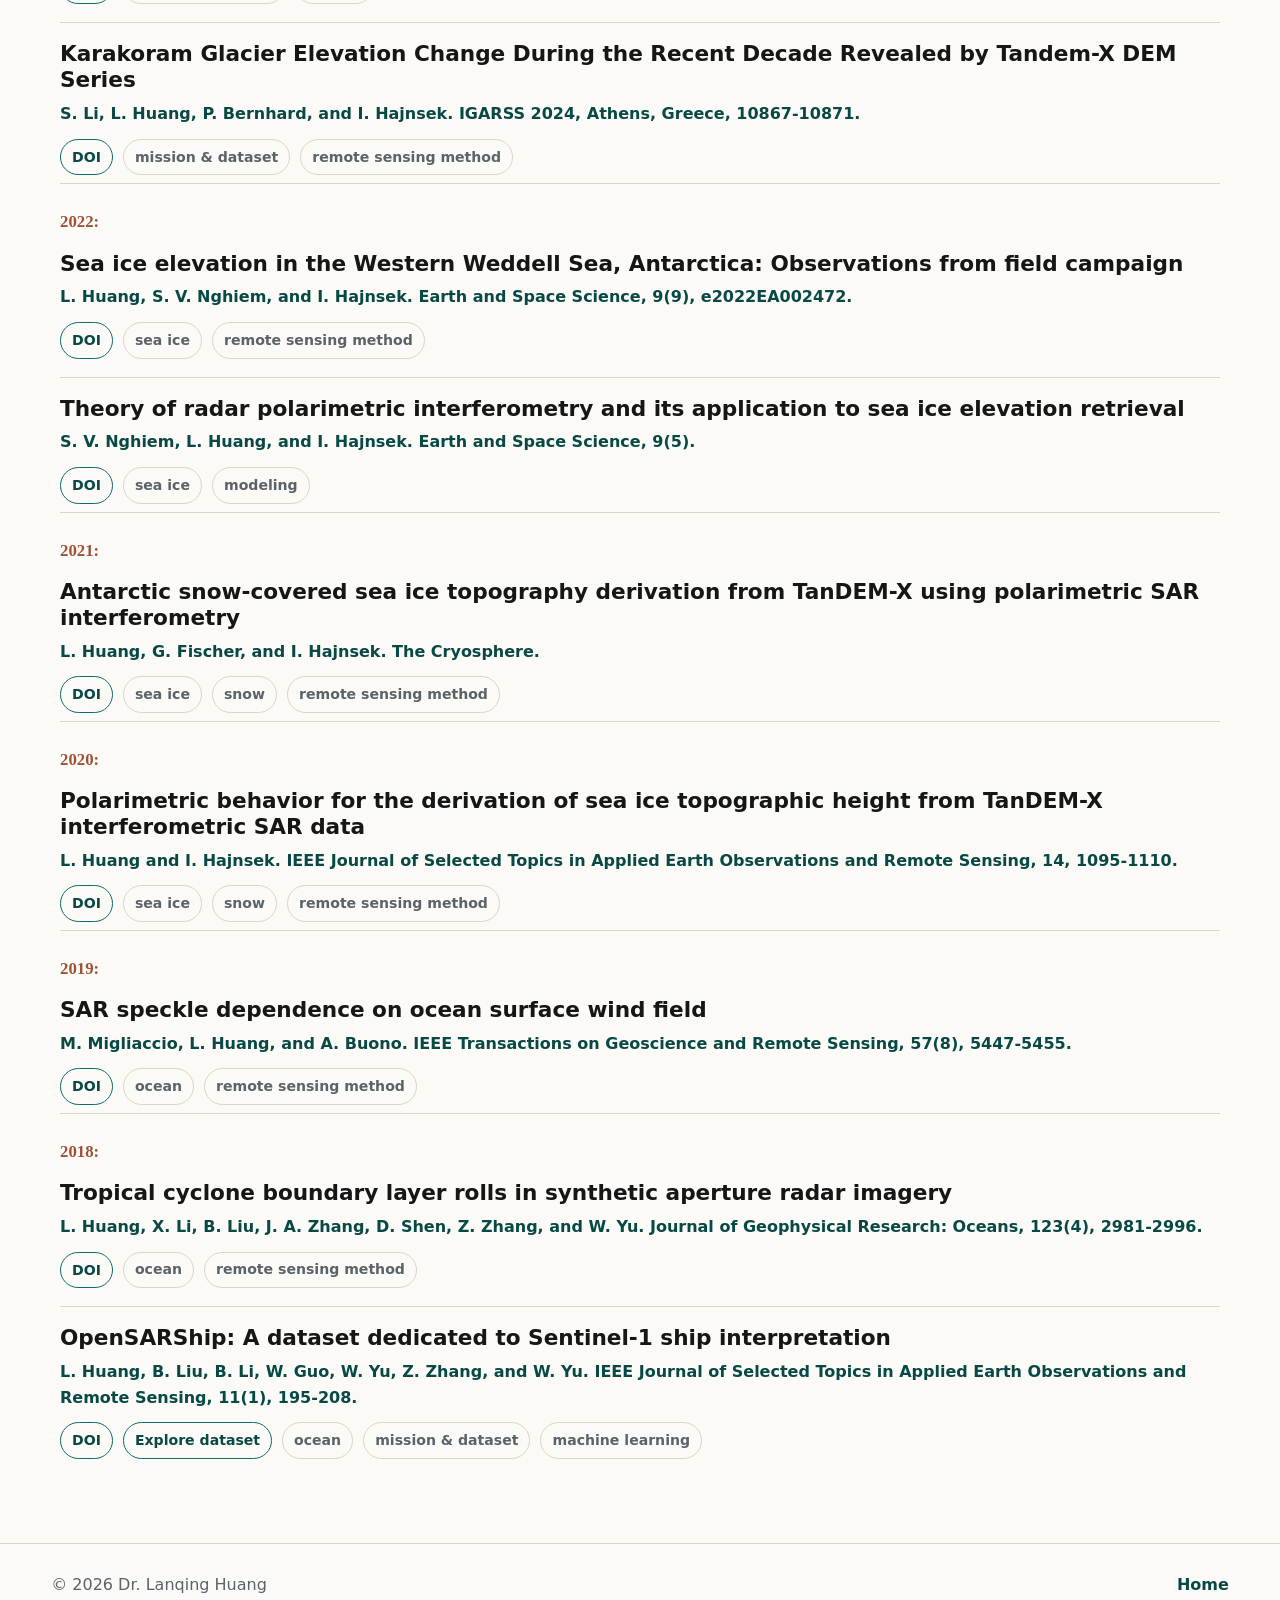
<file: publication.html>
<!doctype html>
<html lang="en">
  <head>
    <meta charset="utf-8">
    <meta name="viewport" content="width=device-width, initial-scale=1">
    <meta name="description" content="Publications by Dr. Lanqing Huang.">
    <title>Publication | Dr. Lanqing Huang</title>
    <link rel="icon" href="favicon.svg" type="image/svg+xml">
    <link rel="stylesheet" href="styles.css">
  </head>
  <body>
    <header class="site-header" aria-label="Site header">
      <a class="brand" href="index.html" aria-label="MUSIC home">MUSIC</a>
      <nav class="nav" aria-label="Primary navigation">
        <a href="research.html">Projects</a>
        <a href="dataset.html">Open Research</a>
        <a class="active" href="publication.html">Publication</a>
        <a href="contact.html">Contact</a>
      </nav>
    </header>

    <main>
      <section class="section publication-toolbar" aria-label="Publication profile links">
        <a class="scholar-link" href="https://scholar.google.com/citations?user=xGE22sMAAAAJ&hl=en">
          <span aria-hidden="true">G</span>
          Google Scholar
        </a>
        <div class="publication-filters" aria-label="Filter publications by keyword">
          <button class="active" type="button" data-filter="all">All</button>
          <button type="button" data-filter="snow">snow</button>
          <button type="button" data-filter="sea ice">sea ice</button>
          <button type="button" data-filter="field work">field work</button>
          <button type="button" data-filter="remote sensing method">remote sensing method</button>
          <button type="button" data-filter="mission &amp; dataset">mission &amp; dataset</button>
          <button type="button" data-filter="machine learning">machine learning</button>
          <button type="button" data-filter="modeling">modeling</button>
          <button type="button" data-filter="ocean">ocean</button>
        </div>
      </section>

      <section class="section publication-groups">
        <section class="year-group" aria-labelledby="pub-2026">
          <h2 id="pub-2026">2026:</h2>
          <article class="publication-item" data-keywords="snow;sea ice;field work">
            <h3>Snow depth distributions on sea ice of different ages and thicknesses from regional field campaigns</h3>
            <p class="pub-meta">L. Huang, J. Stroeve, T. Newman, R. Mallett, R. Willatt, L. Zhou, M. Johansson, C. Nab, and A. Fallows. The Cryosphere, 20, 2825-2849.</p>
            <div class="pub-links">
              <a href="https://tc.copernicus.org/articles/20/2825/2026/">DOI</a>
              <span class="keyword">snow</span>
              <span class="keyword">sea ice</span>
              <span class="keyword">field work</span>
            </div>
          </article>
          <article class="publication-item" data-keywords="snow;sea ice;remote sensing method">
            <h3>Snow effects on altimeter waveforms over sea ice in the Weddell Sea. Part I: Radar waveform decomposition</h3>
            <p class="pub-meta">L. Zhou, H. Skourup, J. Stroeve, S. Kacimi, S. Arndt, W. Zhu, A. Petty, L. Huang, and S. Xu. Remote Sensing of Environment, 333, 115112.</p>
            <div class="pub-links">
              <a href="https://doi.org/10.1016/j.rse.2025.115112">DOI</a>
              <span class="keyword">snow</span>
              <span class="keyword">sea ice</span>
              <span class="keyword">remote sensing method</span>
            </div>
          </article>
          <article class="publication-item" data-keywords="snow;sea ice;remote sensing method">
            <h3>Snow effects on altimeter waveforms over sea ice in the Weddell Sea. Part II: Sea ice and snow spaceborne retrieval</h3>
            <p class="pub-meta">L. Zhou, H. Skourup, J. Stroeve, S. Kacimi, S. Arndt, W. Zhu, A. Petty, L. Huang, and S. Xu. Remote Sensing of Environment, 338, 115360.</p>
            <div class="pub-links">
              <a href="https://doi.org/10.1016/j.rse.2026.115360">DOI</a>
              <span class="keyword">snow</span>
              <span class="keyword">sea ice</span>
              <span class="keyword">remote sensing method</span>
            </div>
          </article>
        </section>

        <section class="year-group" aria-labelledby="pub-2025">
          <h2 id="pub-2025">2025:</h2>
          <article class="publication-item" data-keywords="mission &amp; dataset;remote sensing method">
            <h3>TanDEM-X: The 4D Mission Phase for Earth Surface Dynamics</h3>
            <p class="pub-meta">I. Hajnsek, T. Busche, S. Abdullahi, M. Bachmann, S. V. Baumgartner, A. Bojarski, J.-L. Bueso-Bello, T. Esch, T. Fritz, A. Alonso-Gonzalez, C. Gonzalez, L. Huang, and others. IEEE Geoscience and Remote Sensing Magazine, 13(2), 116-151.</p>
            <div class="pub-links">
              <a href="https://doi.org/10.1109/MGRS.2024.3525403">DOI</a>
              <span class="keyword">mission &amp; dataset</span>
              <span class="keyword">remote sensing method</span>
            </div>
          </article>
          <article class="publication-item" data-keywords="snow;remote sensing method">
            <h3>Mapping seasonal snow melting in Karakoram using SAR and topographic data</h3>
            <p class="pub-meta">S. Li, L. Huang, P. Bernhard, and I. Hajnsek. The Cryosphere, 19(4), 1621-1639.</p>
            <div class="pub-links">
              <a href="https://doi.org/10.5194/tc-19-1621-2025">DOI</a>
              <span class="keyword">snow</span>
              <span class="keyword">remote sensing method</span>
            </div>
          </article>
        </section>

        <section class="year-group" aria-labelledby="pub-2024">
          <h2 id="pub-2024">2024:</h2>
          <article class="publication-item" data-keywords="snow;sea ice;remote sensing method">
            <h3>A study of sea ice topography in the Weddell and Ross seas using dual-polarimetric TanDEM-X imagery</h3>
            <p class="pub-meta">L. Huang and I. Hajnsek. The Cryosphere, 18(7), 3117-3140.</p>
            <div class="pub-links">
              <a href="https://doi.org/10.5194/tc-18-3117-2024">DOI</a>
              <span class="keyword">snow</span>
              <span class="keyword">sea ice</span>
              <span class="keyword">remote sensing method</span>
            </div>
          </article>
          <article class="publication-item" data-keywords="machine learning;sea ice">
            <h3>Assessing the Transferability of Neural Network-Based Sea Ice Classification between the Arctic and Antarctic</h3>
            <p class="pub-meta">L. Huang, M. Johansson, and I. Hajnsek. IGARSS 2024, Athens, Greece, 10872-10875.</p>
            <div class="pub-links">
              <a href="https://doi.org/10.1109/IGARSS53475.2024.10641661">DOI</a>
              <span class="keyword">machine learning</span>
              <span class="keyword">sea ice</span>
            </div>
          </article>
          <article class="publication-item" data-keywords="mission &amp; dataset;remote sensing method">
            <h3>Karakoram Glacier Elevation Change During the Recent Decade Revealed by Tandem-X DEM Series</h3>
            <p class="pub-meta">S. Li, L. Huang, P. Bernhard, and I. Hajnsek. IGARSS 2024, Athens, Greece, 10867-10871.</p>
            <div class="pub-links">
              <a href="https://doi.org/10.1109/IGARSS53475.2024.10641282">DOI</a>
              <span class="keyword">mission &amp; dataset</span>
              <span class="keyword">remote sensing method</span>
            </div>
          </article>
        </section>

        <section class="year-group" aria-labelledby="pub-2022">
          <h2 id="pub-2022">2022:</h2>
          <article class="publication-item" data-keywords="sea ice;remote sensing method">
            <h3>Sea ice elevation in the Western Weddell Sea, Antarctica: Observations from field campaign</h3>
            <p class="pub-meta">L. Huang, S. V. Nghiem, and I. Hajnsek. Earth and Space Science, 9(9), e2022EA002472.</p>
            <div class="pub-links">
              <a href="https://doi.org/10.1029/2022EA002472">DOI</a>
              <span class="keyword">sea ice</span>
              <span class="keyword">remote sensing method</span>
            </div>
          </article>
          <article class="publication-item" data-keywords="sea ice;modeling">
            <h3>Theory of radar polarimetric interferometry and its application to sea ice elevation retrieval</h3>
            <p class="pub-meta">S. V. Nghiem, L. Huang, and I. Hajnsek. Earth and Space Science, 9(5).</p>
            <div class="pub-links">
              <a href="https://doi.org/10.1029/2021EA002191">DOI</a>
              <span class="keyword">sea ice</span>
              <span class="keyword">modeling</span>
            </div>
          </article>
        </section>

        <section class="year-group" aria-labelledby="pub-2021">
          <h2 id="pub-2021">2021:</h2>
          <article class="publication-item" data-keywords="sea ice;snow;remote sensing method">
            <h3>Antarctic snow-covered sea ice topography derivation from TanDEM-X using polarimetric SAR interferometry</h3>
            <p class="pub-meta">L. Huang, G. Fischer, and I. Hajnsek. The Cryosphere.</p>
            <div class="pub-links">
              <a href="https://doi.org/10.5194/tc-15-5323-2021">DOI</a>
              <span class="keyword">sea ice</span>
              <span class="keyword">snow</span>
              <span class="keyword">remote sensing method</span>
            </div>
          </article>
        </section>

        <section class="year-group" aria-labelledby="pub-2020">
          <h2 id="pub-2020">2020:</h2>
          <article class="publication-item" data-keywords="sea ice;snow;remote sensing method">
            <h3>Polarimetric behavior for the derivation of sea ice topographic height from TanDEM-X interferometric SAR data</h3>
            <p class="pub-meta">L. Huang and I. Hajnsek. IEEE Journal of Selected Topics in Applied Earth Observations and Remote Sensing, 14, 1095-1110.</p>
            <div class="pub-links">
              <a href="https://doi.org/10.1109/JSTARS.2020.3036395">DOI</a>
              <span class="keyword">sea ice</span>
              <span class="keyword">snow</span>
              <span class="keyword">remote sensing method</span>
            </div>
          </article>
        </section>

        <section class="year-group" aria-labelledby="pub-2019">
          <h2 id="pub-2019">2019:</h2>
          <article class="publication-item" data-keywords="ocean;remote sensing method">
            <h3>SAR speckle dependence on ocean surface wind field</h3>
            <p class="pub-meta">M. Migliaccio, L. Huang, and A. Buono. IEEE Transactions on Geoscience and Remote Sensing, 57(8), 5447-5455.</p>
            <div class="pub-links">
              <a href="https://doi.org/10.1109/TGRS.2019.2899491">DOI</a>
              <span class="keyword">ocean</span>
              <span class="keyword">remote sensing method</span>
            </div>
          </article>
        </section>

        <section class="year-group" aria-labelledby="pub-2018">
          <h2 id="pub-2018">2018:</h2>
          <article class="publication-item" data-keywords="ocean;remote sensing method">
            <h3>Tropical cyclone boundary layer rolls in synthetic aperture radar imagery</h3>
            <p class="pub-meta">L. Huang, X. Li, B. Liu, J. A. Zhang, D. Shen, Z. Zhang, and W. Yu. Journal of Geophysical Research: Oceans, 123(4), 2981-2996.</p>
            <div class="pub-links">
              <a href="https://doi.org/10.1029/2018JC013755">DOI</a>
              <span class="keyword">ocean</span>
              <span class="keyword">remote sensing method</span>
            </div>
          </article>
          <article class="publication-item" data-keywords="ocean;mission &amp; dataset;machine learning">
            <h3>OpenSARShip: A dataset dedicated to Sentinel-1 ship interpretation</h3>
            <p class="pub-meta">L. Huang, B. Liu, B. Li, W. Guo, W. Yu, Z. Zhang, and W. Yu. IEEE Journal of Selected Topics in Applied Earth Observations and Remote Sensing, 11(1), 195-208.</p>
            <div class="pub-links">
              <a href="https://doi.org/10.1109/JSTARS.2017.2755672">DOI</a>
              <a href="https://opensar.sjtu.edu.cn/project.html">Explore dataset</a>
              <span class="keyword">ocean</span>
              <span class="keyword">mission &amp; dataset</span>
              <span class="keyword">machine learning</span>
            </div>
          </article>
        </section>

      </section>
    </main>

    <footer class="footer">
      <p>&copy; <span id="year"></span> Dr. Lanqing Huang</p>
      <a href="index.html">Home</a>
    </footer>

    <script src="script.js"></script>
  </body>
</html>
</file>
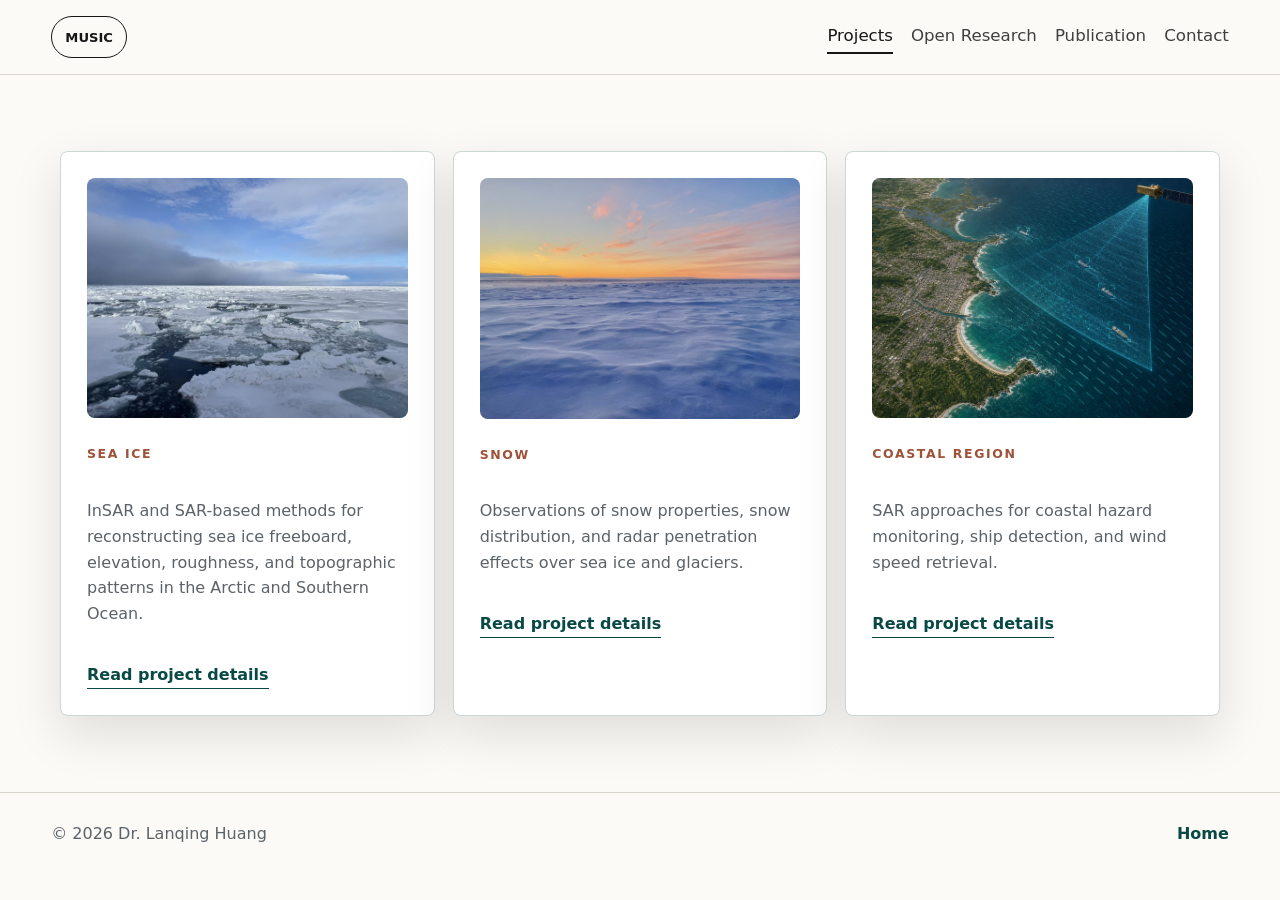
<file: research.html>
<!doctype html>
<html lang="en">
  <head>
    <meta charset="utf-8">
    <meta name="viewport" content="width=device-width, initial-scale=1">
    <meta name="description" content="Research projects by Dr. Lanqing Huang.">
    <title>Research | Dr. Lanqing Huang</title>
    <link rel="icon" href="favicon.svg" type="image/svg+xml">
    <link rel="stylesheet" href="styles.css">
  </head>
  <body>
    <header class="site-header" aria-label="Site header">
      <a class="brand" href="index.html" aria-label="MUSIC home">MUSIC</a>
      <nav class="nav" aria-label="Primary navigation">
        <a class="active" href="research.html">Projects</a>
        <a href="dataset.html">Open Research</a>
        <a href="publication.html">Publication</a>
        <a href="contact.html">Contact</a>
      </nav>
    </header>

    <main>
      <section class="section project-grid" aria-label="Research projects">
        <a class="project-card" href="project-1.html">
          <img class="project-thumb" src="projects/seaice-thumb.jpg" alt="Sea ice surface with radar-observation context">
          <span class="theme-index">sea ice</span>
          <p>
            InSAR and SAR-based methods for reconstructing sea ice freeboard, elevation,
            roughness, and topographic patterns in the Arctic and Southern Ocean.
          </p>
          <span class="text-link">Read project details</span>
        </a>
        <a class="project-card" href="project-2.html">
          <img class="project-thumb" src="projects/snow-thumb.jpg" alt="Snow surface used for snow remote-sensing research">
          <span class="theme-index">snow</span>
          <p>
            Observations of snow properties, snow distribution, and radar penetration
            effects over sea ice and glaciers.
          </p>
          <span class="text-link">Read project details</span>
        </a>
        <a class="project-card" href="project-3.html">
          <img class="project-thumb" src="projects/coastal-region-thumb.png" alt="Satellite radar view of a coastal region and ships">
          <span class="theme-index">coastal region</span>
          <p>
            SAR approaches for coastal hazard monitoring, ship detection, and wind speed
            retrieval.
          </p>
          <span class="text-link">Read project details</span>
        </a>
      </section>
    </main>

    <footer class="footer">
      <p>&copy; <span id="year"></span> Dr. Lanqing Huang</p>
      <a href="index.html">Home</a>
    </footer>

    <script src="script.js"></script>
  </body>
</html>
</file>
<file: styles.css>
:root {
  color-scheme: light;
  --ink: #161616;
  --muted: #5b6268;
  --paper: #fbfaf7;
  --surface: #ffffff;
  --line: #d9d5cd;
  --accent: #0d6b68;
  --accent-dark: #084945;
  --terra: #9f5138;
  --gold: #c39a43;
  --soft: #eef3f1;
  --shadow: 0 18px 50px rgba(20, 20, 20, 0.12);
  font-family: Inter, ui-sans-serif, system-ui, -apple-system, BlinkMacSystemFont, "Segoe UI", sans-serif;
}

* {
  box-sizing: border-box;
}

html {
  scroll-behavior: smooth;
}

body {
  margin: 0;
  color: var(--ink);
  background: var(--paper);
  line-height: 1.6;
}

a {
  color: inherit;
  text-decoration: none;
}

p,
h1,
h2,
h3 {
  margin-top: 0;
}

.site-header {
  position: sticky;
  top: 0;
  z-index: 10;
  display: flex;
  align-items: center;
  justify-content: space-between;
  gap: 22px;
  padding: 16px clamp(18px, 4vw, 54px);
  color: var(--ink);
  background: rgba(251, 250, 247, 0.92);
  border-bottom: 1px solid var(--line);
  backdrop-filter: blur(18px);
}

.site-header.overlay {
  position: fixed;
  left: 0;
  right: 0;
  color: #fff;
  background: linear-gradient(rgba(0, 0, 0, 0.44), rgba(0, 0, 0, 0));
  border-bottom: 0;
  backdrop-filter: none;
}

.brand {
  display: inline-grid;
  min-width: 76px;
  height: 42px;
  flex: 0 0 auto;
  place-items: center;
  padding: 0 12px;
  border: 1px solid currentColor;
  border-radius: 999px;
  font-size: 0.82rem;
  font-weight: 800;
  letter-spacing: 0;
}

.nav {
  display: flex;
  flex-wrap: wrap;
  justify-content: flex-end;
  gap: 6px 18px;
  font-size: 1.04rem;
}

.nav a {
  padding: 3px 0;
  border-bottom: 2px solid transparent;
  opacity: 0.82;
}

.nav a:hover,
.nav a.active {
  border-color: currentColor;
  opacity: 1;
}

.hero {
  position: relative;
  min-height: 92vh;
  display: grid;
  align-items: end;
  overflow: hidden;
  background: #15211f;
}

.hero-video,
.hero-shade {
  position: absolute;
  inset: 0;
  width: 100%;
  height: 100%;
}

.hero-video {
  object-fit: cover;
}

.hero-shade {
  background:
    linear-gradient(90deg, rgba(0, 0, 0, 0.76), rgba(0, 0, 0, 0.28) 55%, rgba(0, 0, 0, 0.1)),
    linear-gradient(0deg, rgba(0, 0, 0, 0.72), rgba(0, 0, 0, 0.1) 45%);
}

.hero-inner {
  position: relative;
  z-index: 1;
  width: min(1060px, calc(100% - 36px));
  margin: 0 auto;
  padding: 140px 0 10vh;
  color: #fff;
}

.eyebrow,
.section-kicker {
  margin-bottom: 14px;
  color: var(--gold);
  font-size: 0.78rem;
  font-weight: 800;
  letter-spacing: 0.13em;
  text-transform: uppercase;
}

.music-title {
  display: flex;
  flex-wrap: wrap;
  gap: 8px 18px;
  align-items: baseline;
  max-width: 980px;
  text-transform: none;
}

.music-word,
.music-join,
.music-short {
  color: var(--gold);
  font-size: clamp(2.25rem, 5.6vw, 5.7rem);
  font-weight: 900;
  line-height: 0.94;
  letter-spacing: 0;
}

.music-join {
  font-weight: 760;
}

.music-short {
  font-weight: 820;
}

.hero h1,
.page-hero h1,
.project-detail h1 {
  margin-bottom: 18px;
  font-family: Georgia, "Times New Roman", serif;
  line-height: 0.92;
  letter-spacing: 0;
}

.hero h1 {
  max-width: 620px;
  font-size: clamp(1.2rem, 2vw, 1.8rem);
}

.hero-badges {
  display: flex;
  flex-wrap: wrap;
  gap: 10px;
  margin: 0 0 26px;
}

.hero-badges span {
  display: inline-flex;
  min-height: 34px;
  align-items: center;
  padding: 7px 12px;
  border: 1px solid rgba(255, 255, 255, 0.54);
  border-radius: 999px;
  color: rgba(255, 255, 255, 0.92);
  background: rgba(0, 0, 0, 0.18);
  font-size: 0.92rem;
  font-weight: 750;
}

.hero-copy {
  max-width: 710px;
  margin-bottom: 30px;
  color: rgba(255, 255, 255, 0.88);
  font-size: clamp(1.08rem, 2vw, 1.35rem);
}

.hero-actions,
.contact-actions,
.profile-actions {
  display: flex;
  flex-wrap: wrap;
  gap: 12px;
}

.button {
  display: inline-flex;
  min-height: 46px;
  align-items: center;
  justify-content: center;
  padding: 11px 18px;
  border: 1px solid currentColor;
  border-radius: 6px;
  font-weight: 750;
  line-height: 1.2;
  transition: transform 160ms ease, background-color 160ms ease, border-color 160ms ease;
}

.button:hover {
  transform: translateY(-1px);
}

.button.primary {
  border-color: var(--accent);
  color: #fff;
  background: var(--accent);
}

.button.primary:hover {
  background: var(--accent-dark);
  border-color: var(--accent-dark);
}

.button.secondary {
  color: #fff;
  background: rgba(255, 255, 255, 0.08);
}

.button.secondary.dark {
  color: var(--accent-dark);
  background: transparent;
}

.section {
  width: min(1160px, calc(100% - 36px));
  margin: 0 auto;
  padding: 76px 0;
}

.intro-grid {
  display: grid;
  grid-template-columns: minmax(0, 0.9fr) minmax(0, 1.1fr);
  gap: clamp(28px, 6vw, 86px);
  align-items: start;
}

.section h2,
.feature-card h2,
.project-card h2 {
  margin-bottom: 0;
  font-family: Georgia, "Times New Roman", serif;
  font-size: clamp(1.7rem, 3vw, 3.1rem);
  line-height: 1.05;
  letter-spacing: 0;
}

.intro-grid h2,
.music-panel h2,
.feature-card h2 {
  font-size: clamp(1.35rem, 2.1vw, 2.1rem);
  line-height: 1.12;
}

.project-card h2 {
  font-size: clamp(1.2rem, 1.8vw, 1.65rem);
  line-height: 1.18;
}

.intro-copy,
.page-hero p,
.project-card p,
.project-detail p,
.resource-row p,
.publication p,
.timeline p {
  color: var(--muted);
}

.highlight-grid {
  display: grid;
  grid-template-columns: repeat(2, minmax(0, 1fr));
  gap: 18px;
}

.project-grid {
  display: grid;
  grid-template-columns: repeat(3, minmax(0, 1fr));
  gap: 18px;
}

.music-panel {
  display: grid;
  grid-template-columns: minmax(0, 0.9fr) minmax(0, 1.1fr);
  gap: clamp(28px, 5vw, 70px);
  align-items: start;
  padding: 42px;
  border: 1px solid #cbd8d4;
  border-radius: 8px;
  background: #eef3f1;
}

.music-steps {
  display: grid;
  gap: 12px;
}

.music-steps article {
  display: grid;
  grid-template-columns: 72px minmax(0, 1fr);
  gap: 18px;
  align-items: center;
  padding: 18px;
  border: 1px solid #cbd8d4;
  border-radius: 8px;
  background: rgba(255, 255, 255, 0.72);
}

.music-steps span {
  display: grid;
  width: 54px;
  height: 54px;
  place-items: center;
  border-radius: 50%;
  color: #fff;
  background: var(--accent);
  font-weight: 850;
}

.music-steps p {
  margin: 0;
  color: var(--muted);
}

.feature-card,
.project-card {
  min-height: 300px;
  padding: 26px;
  border: 1px solid #cbd8d4;
  border-radius: 8px;
  background: var(--surface);
  box-shadow: var(--shadow);
  transition: transform 160ms ease, border-color 160ms ease;
}

.project-thumb {
  display: block;
  width: 100%;
  aspect-ratio: 4 / 3;
  margin-bottom: 22px;
  border-radius: 8px;
  object-fit: cover;
  background: var(--soft);
}

.feature-card:hover,
.project-card:hover {
  transform: translateY(-3px);
  border-color: var(--accent);
}

.feature-card span,
.theme-index {
  display: inline-block;
  margin-bottom: 34px;
  color: var(--terra);
  font-size: 0.78rem;
  font-weight: 800;
  letter-spacing: 0.13em;
  text-transform: uppercase;
}

.project-card .text-link {
  margin-top: 20px;
}

.page-hero {
  width: min(1160px, calc(100% - 36px));
  margin: 0 auto;
  padding: 92px 0 48px;
}

.page-hero h1,
.project-detail h1 {
  max-width: 920px;
  font-size: clamp(3.4rem, 8vw, 7rem);
}

.project-detail h1 {
  font-size: clamp(2.3rem, 5vw, 4.2rem);
}

.page-hero p {
  max-width: 760px;
  font-size: 1.16rem;
}

.profile-actions {
  margin-top: 24px;
}

.project-detail {
  width: min(900px, calc(100% - 36px));
  margin: 0 auto;
  padding: 74px 0 96px;
}

.project-detail .lead {
  max-width: 760px;
  margin-bottom: 54px;
  font-size: 1.24rem;
}

.project-detail .section-spacer {
  margin-top: 28px;
}

.project-figure {
  margin: 0 0 46px;
}

.project-figure.inline {
  margin: 22px 0 0;
}

.project-figure img {
  display: block;
  width: 100%;
  max-height: 460px;
  border-radius: 8px;
  object-fit: cover;
  background: var(--soft);
}

.project-figure.inline img {
  max-height: none;
  object-fit: contain;
}

.project-figure.narrow img {
  width: min(760px, 100%);
  margin: 0 auto;
}

.project-figure.compact img {
  width: min(440px, 100%);
  margin: 0 auto;
}

.project-figure figcaption {
  margin-top: 10px;
  color: var(--muted);
  font-size: 0.92rem;
  line-height: 1.4;
}

.read-more-list {
  display: grid;
  gap: 12px;
}

.read-more-list a {
  display: block;
  padding: 14px 16px;
  border: 1px solid var(--line);
  border-radius: 8px;
  color: var(--accent-dark);
  background: var(--surface);
  font-weight: 750;
  line-height: 1.35;
}

.read-more-list a:hover {
  border-color: var(--accent);
}

.project-detail section {
  padding: 32px 0;
  border-top: 1px solid var(--line);
}

.project-detail h2,
.resource-row h2,
.publication h2,
.publication-item h3,
.timeline h2 {
  margin-bottom: 8px;
  font-size: 1.35rem;
  line-height: 1.2;
}

.back-link,
.text-link {
  display: inline-flex;
  color: var(--accent-dark);
  font-weight: 800;
  border-bottom: 1px solid currentColor;
}

.back-link {
  margin-bottom: 28px;
}

.list-page,
.publication-list,
.timeline {
  border-top: 1px solid var(--line);
}

.publication-toolbar {
  display: grid;
  gap: 18px;
  padding-bottom: 10px;
}

.scholar-link {
  display: inline-flex;
  min-height: 34px;
  align-items: center;
  gap: 8px;
  color: var(--accent-dark);
  font-size: 0.95rem;
  font-weight: 850;
}

.scholar-link span {
  display: grid;
  width: 28px;
  height: 28px;
  place-items: center;
  border-radius: 50%;
  color: #fff;
  background: var(--accent);
  font-size: 0.8rem;
}

.publication-groups {
  padding-top: 8px;
}

.publication-filters {
  display: flex;
  flex-wrap: wrap;
  gap: 8px;
}

.publication-filters button,
.keyword {
  display: inline-flex;
  min-height: 30px;
  align-items: center;
  padding: 5px 10px;
  border: 1px solid #cbd8d4;
  border-radius: 999px;
  color: var(--accent-dark);
  background: #eef3f1;
  font: inherit;
  font-size: 0.84rem;
  font-weight: 760;
  line-height: 1.2;
}

.publication-filters button {
  cursor: pointer;
}

.publication-filters button:hover,
.publication-filters button.active {
  border-color: var(--accent);
  color: #fff;
  background: var(--accent);
}

.publication-item.is-hidden,
.year-group.is-hidden {
  display: none;
}

.year-group {
  padding: 28px 0 8px;
  border-top: 1px solid var(--line);
}

.year-group h2 {
  margin: 0 0 18px;
  color: var(--terra);
  font-size: 1.05rem;
  line-height: 1.2;
}

.publication-item {
  padding-bottom: 18px;
  margin-bottom: 18px;
  border-bottom: 1px solid var(--line);
}

.publication-item:last-child {
  padding-bottom: 0;
  margin-bottom: 0;
  border-bottom: 0;
}

.resource-row,
.publication,
.timeline article {
  display: grid;
  grid-template-columns: 140px minmax(0, 1fr);
  gap: 24px;
  padding: 28px 0;
  border-bottom: 1px solid var(--line);
}

.pub-year,
.timeline time {
  color: var(--terra);
  font-weight: 800;
}

.pub-meta {
  margin-bottom: 8px;
  color: var(--accent-dark);
  font-weight: 700;
}

.pub-links {
  display: flex;
  flex-wrap: wrap;
  gap: 10px;
  margin-top: 12px;
}

.pub-links a,
.pub-links .keyword {
  display: inline-flex;
  min-height: 34px;
  align-items: center;
  padding: 6px 11px;
  font-size: 0.88rem;
  font-weight: 800;
}

.pub-links a {
  border: 1px solid var(--accent);
  border-radius: 999px;
  color: var(--accent-dark);
}

.pub-links .keyword {
  border-color: #d9d5cd;
  color: var(--muted);
  background: var(--paper);
}

.contact-hero {
  padding-bottom: 96px;
}

.contact-section h1 {
  max-width: 780px;
  margin-bottom: 18px;
  font-family: inherit;
  font-size: 1.35rem;
  line-height: 1.35;
  font-weight: 800;
}

.contact-section > p {
  max-width: 760px;
  color: var(--muted);
}

.contact-details {
  display: grid;
  grid-template-columns: repeat(2, minmax(0, 1fr));
  gap: 16px;
  max-width: 820px;
  margin-top: 32px;
}

.contact-details article {
  padding: 22px;
  border: 1px solid var(--line);
  border-radius: 8px;
  background: var(--surface);
}

.contact-details h2 {
  margin-bottom: 10px;
  font-size: 1rem;
}

.contact-details a,
.link-list a {
  color: var(--accent-dark);
  font-weight: 800;
  overflow-wrap: anywhere;
}

.link-list {
  display: grid;
  gap: 8px;
}

.footer {
  display: flex;
  justify-content: space-between;
  gap: 18px;
  padding: 28px clamp(18px, 4vw, 54px);
  color: var(--muted);
  border-top: 1px solid var(--line);
}

.footer p {
  margin: 0;
}

.footer a {
  color: var(--accent-dark);
  font-weight: 700;
}

@media (max-width: 900px) {
  .site-header {
    align-items: flex-start;
  }

  .nav {
    max-width: 520px;
  }

  .intro-grid,
  .highlight-grid,
  .project-grid,
  .music-panel {
    grid-template-columns: 1fr;
  }

  .feature-card,
  .project-card {
    min-height: auto;
  }
}

@media (max-width: 640px) {
  .site-header {
    gap: 16px;
    padding: 14px 16px;
  }

  .brand {
    min-width: 70px;
    height: 38px;
    padding: 0 10px;
    font-size: 0.74rem;
  }

  .nav {
    gap: 5px 12px;
    font-size: 0.86rem;
  }

  .hero {
    min-height: 88vh;
  }

  .hero-inner {
    padding-top: 134px;
  }

  .hero-actions {
    display: grid;
  }

  .hero-badges {
    display: grid;
  }

  .button {
    width: 100%;
  }

  .section {
    padding: 56px 0;
  }

  .page-hero {
    padding-top: 54px;
  }

  .music-panel {
    padding: 26px 18px;
  }

  .music-steps article {
    grid-template-columns: 1fr;
  }

  .resource-row,
  .publication,
  .timeline article,
  .year-group,
  .contact-details {
    grid-template-columns: 1fr;
    gap: 4px;
  }

  .footer {
    align-items: flex-start;
  }
}
</file>
